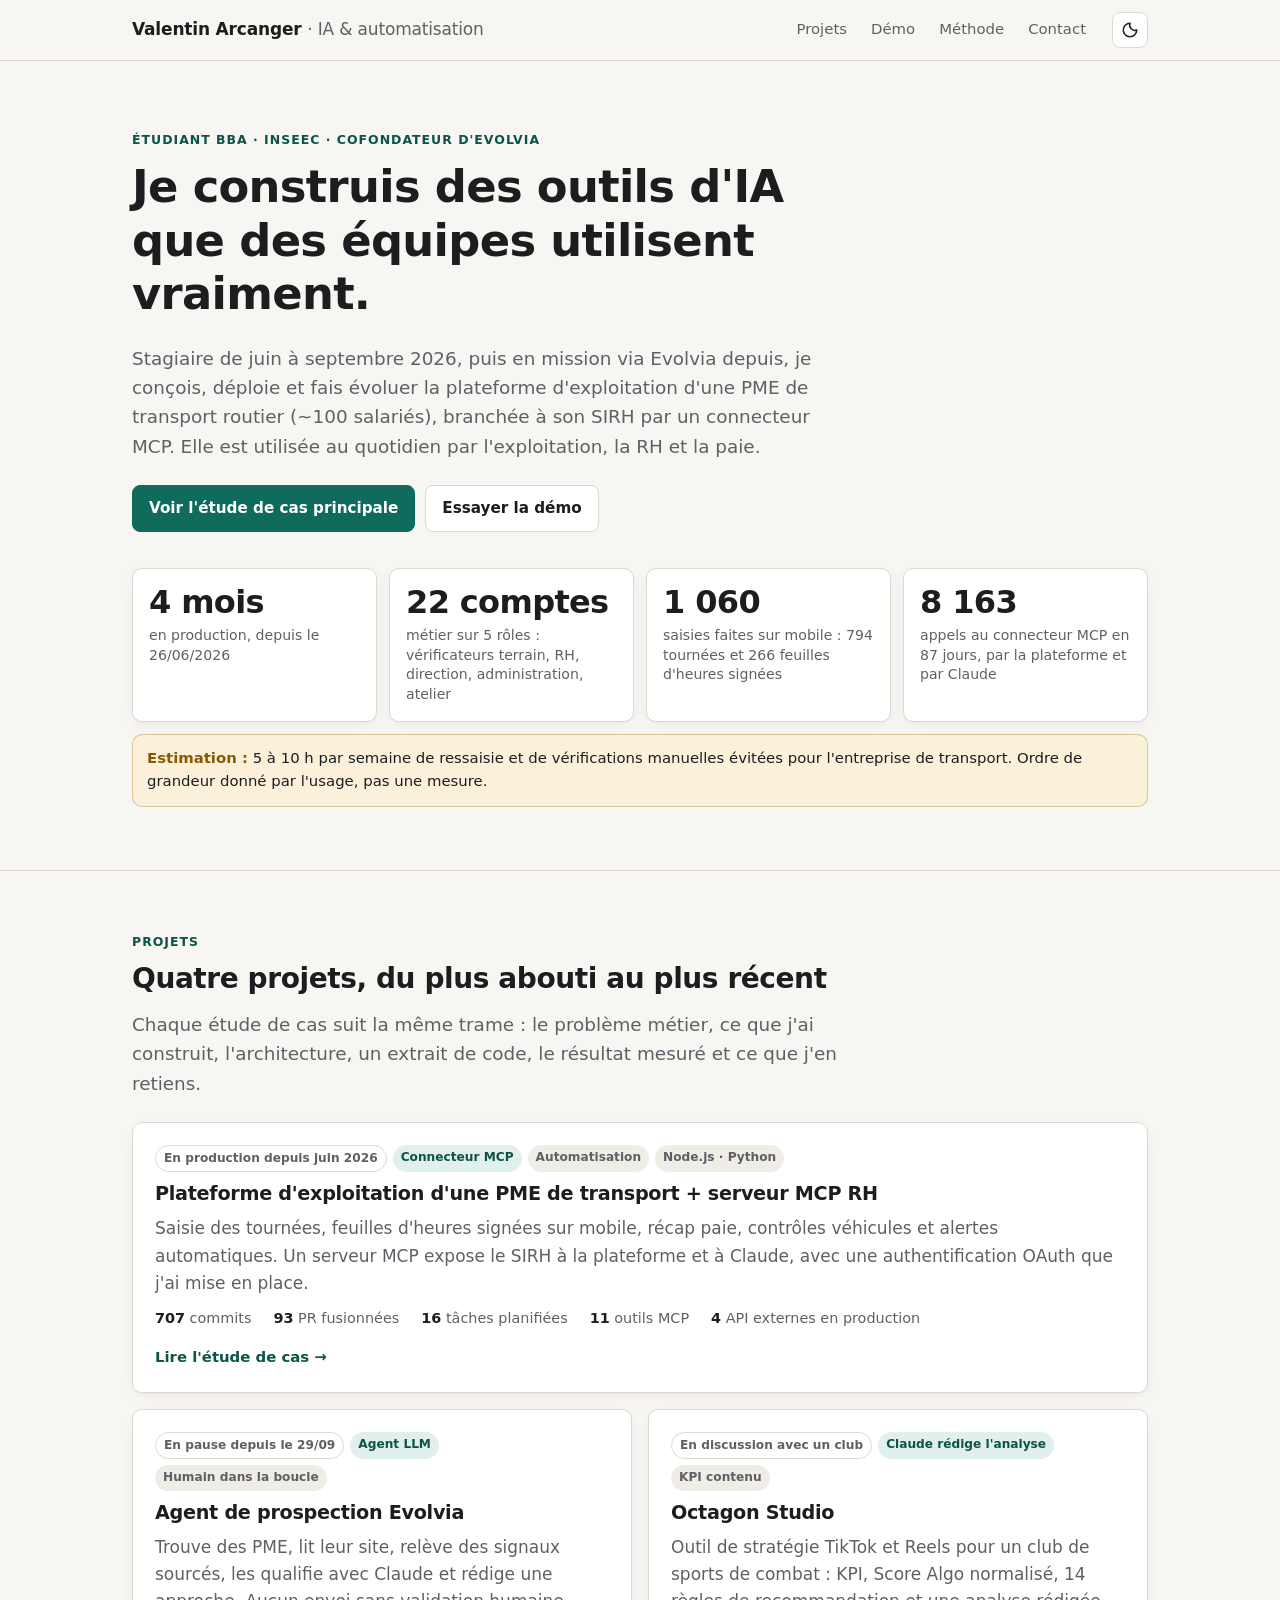
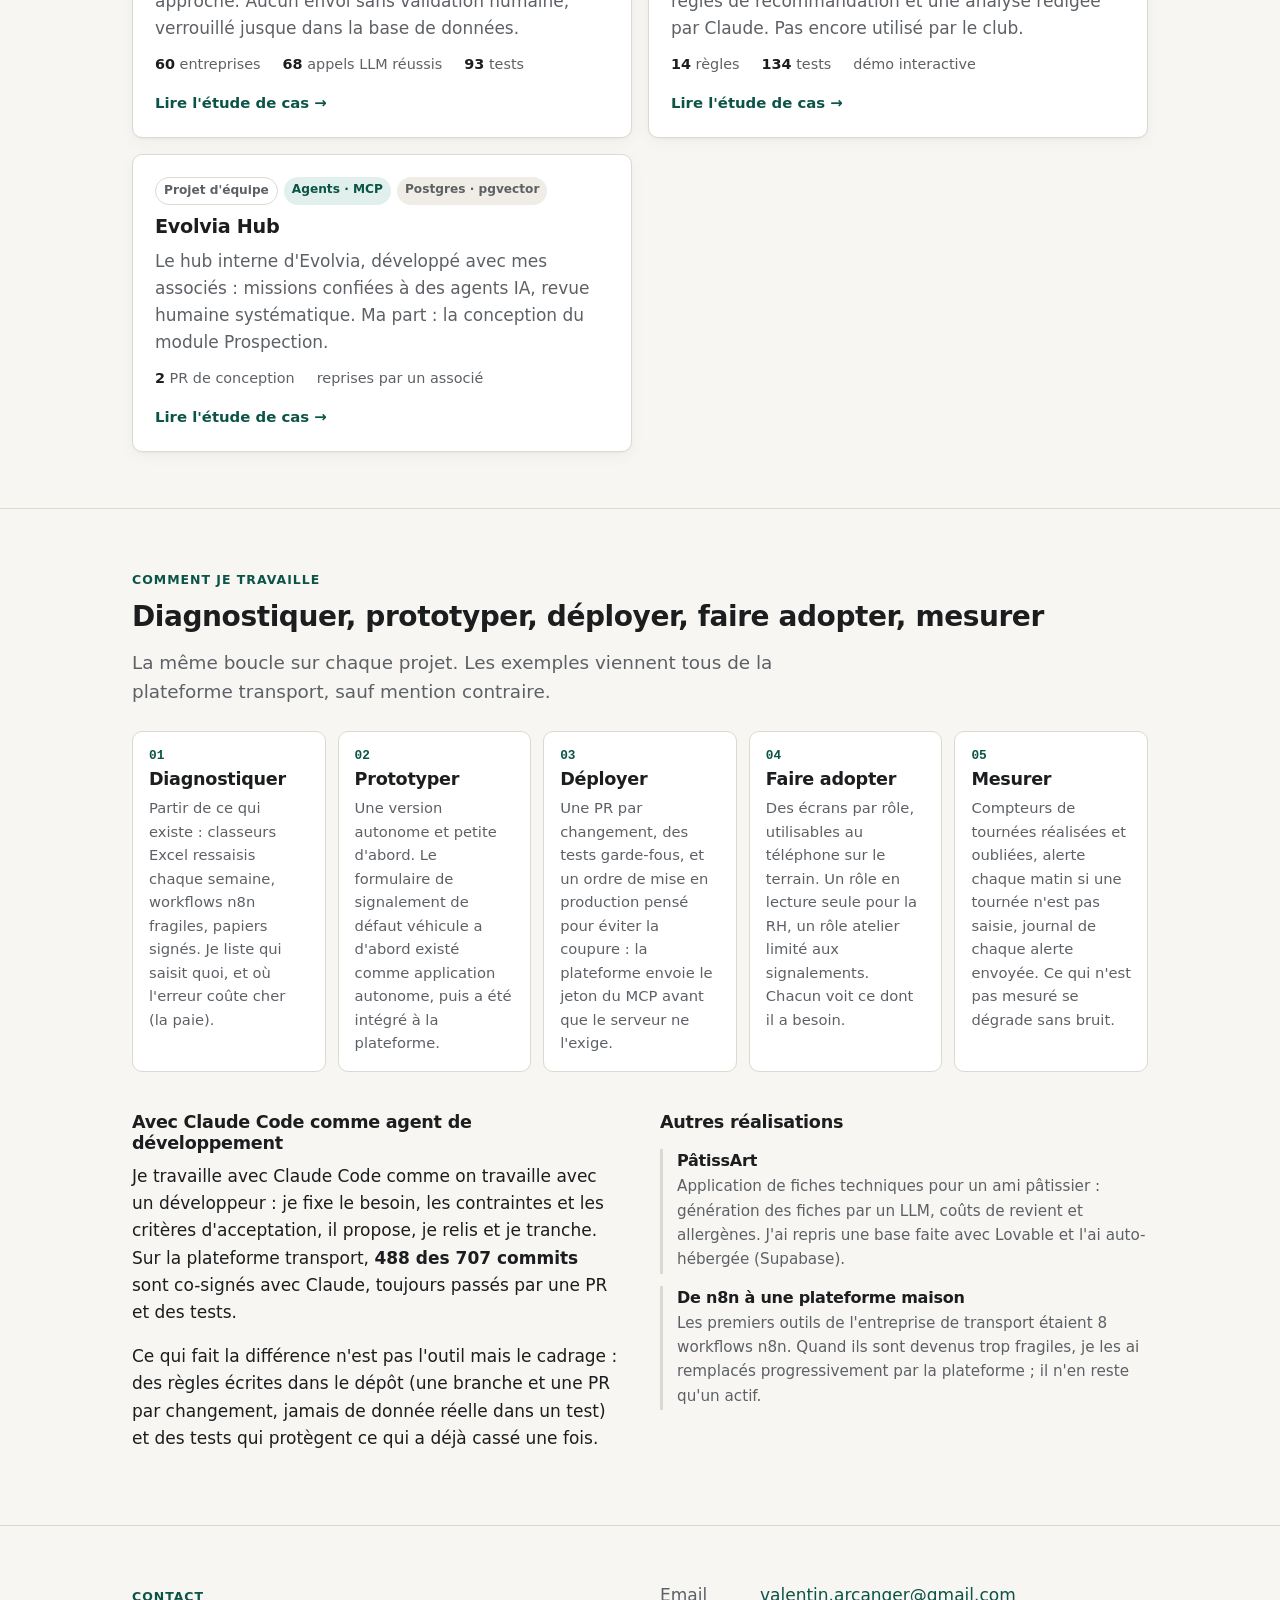
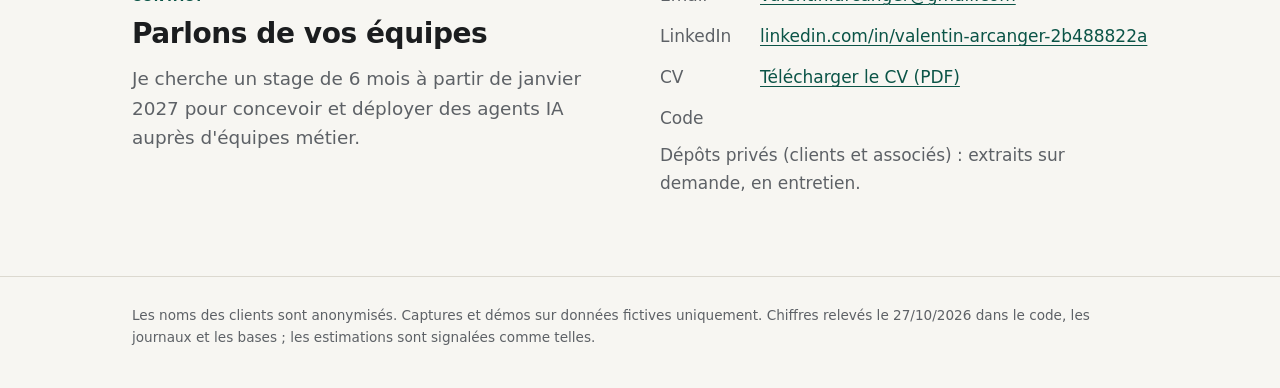
<file: index.html>
<!doctype html>
<html lang="fr">
<head>
<meta charset="utf-8">
<meta name="viewport" content="width=device-width, initial-scale=1">
<title>Valentin Arcanger — Outils IA en production</title>
<meta name="description" content="Je conçois des outils d'IA et d'automatisation que des équipes métier utilisent tous les jours, et je mesure ce qu'ils changent.">
<link rel="icon" href="assets/favicon.svg" type="image/svg+xml">
<link rel="stylesheet" href="assets/style.css">
<script src="assets/theme.js"></script>
</head>
<body>
<header class="site-header">
  <div class="wrap">
    <a class="brand" href="index.html"><b class="full">Valentin Arcanger</b><b class="short">V. Arcanger</b> <span>· IA &amp; automatisation</span></a>
    <nav class="nav" aria-label="Navigation principale">
      <a href="#projets">Projets</a>
      <a href="demo.html">Démo</a>
      <a class="hide-sm" href="#methode">Méthode</a>
      <a href="#contact">Contact</a>
    </nav>
    <button class="theme-btn" type="button" aria-label="Changer de thème"><svg viewBox="0 0 24 24" fill="none" stroke="currentColor" stroke-width="2" stroke-linecap="round" stroke-linejoin="round" aria-hidden="true"><path d="M12 3a9 9 0 1 0 9 9 7 7 0 0 1-9-9z"/></svg></button>
  </div>
</header>

<main>
  <section class="hero">
    <div class="wrap">
      <span class="eyebrow">Étudiant BBA · INSEEC · cofondateur d'Evolvia</span>
      <h1>Je construis des outils d'IA que des équipes utilisent vraiment.</h1>
      <p class="lead">Stagiaire de juin à septembre 2026, puis en mission via Evolvia depuis, je conçois, déploie et fais évoluer la plateforme d'exploitation d'une PME de transport routier (~100 salariés), branchée à son SIRH par un connecteur MCP. Elle est utilisée au quotidien par l'exploitation, la RH et la paie.</p>
      <div class="hero-actions">
        <a class="btn primary" href="transport.html">Voir l'étude de cas principale</a>
        <a class="btn" href="demo.html">Essayer la démo</a>
      </div>

      <div class="stats" aria-label="Chiffres vérifiés">
        <div class="stat"><b>4 mois</b><span>en production, depuis le 26/06/2026</span></div>
        <div class="stat"><b>22 comptes</b><span>métier sur 5 rôles : vérificateurs terrain, RH, direction, administration, atelier</span></div>
        <div class="stat"><b>1 060</b><span>saisies faites sur mobile : 794 tournées et 266 feuilles d'heures signées</span></div>
        <div class="stat"><b>8 163</b><span>appels au connecteur MCP en 87 jours, par la plateforme et par Claude</span></div>
      </div>
      <p class="estimate"><strong>Estimation :</strong> 5 à 10 h par semaine de ressaisie et de vérifications manuelles évitées pour l'entreprise de transport. Ordre de grandeur donné par l'usage, pas une mesure.</p>
    </div>
  </section>

  <section id="projets">
    <div class="wrap">
      <span class="eyebrow">Projets</span>
      <h2>Quatre projets, du plus abouti au plus récent</h2>
      <p class="lead">Chaque étude de cas suit la même trame : le problème métier, ce que j'ai construit, l'architecture, un extrait de code, le résultat mesuré et ce que j'en retiens.</p>

      <div class="projects">
        <a class="card main" href="transport.html">
          <div class="tags"><span class="tag status">En production depuis juin 2026</span><span class="tag ai">Connecteur MCP</span><span class="tag">Automatisation</span><span class="tag">Node.js · Python</span></div>
          <h3>Plateforme d'exploitation d'une PME de transport + serveur MCP RH</h3>
          <p>Saisie des tournées, feuilles d'heures signées sur mobile, récap paie, contrôles véhicules et alertes automatiques. Un serveur MCP expose le SIRH à la plateforme et à Claude, avec une authentification OAuth que j'ai mise en place.</p>
          <div class="card-figures"><span><b>707</b> commits</span><span><b>93</b> PR fusionnées</span><span><b>16</b> tâches planifiées</span><span><b>11</b> outils MCP</span><span><b>4</b> API externes en production</span></div>
          <span class="more">Lire l'étude de cas →</span>
        </a>

        <a class="card" href="prospection.html">
          <div class="tags"><span class="tag status">En pause depuis le 29/09</span><span class="tag ai">Agent LLM</span><span class="tag">Humain dans la boucle</span></div>
          <h3>Agent de prospection Evolvia</h3>
          <p>Trouve des PME, lit leur site, relève des signaux sourcés, les qualifie avec Claude et rédige une approche. Aucun envoi sans validation humaine, verrouillé jusque dans la base de données.</p>
          <div class="card-figures"><span><b>60</b> entreprises</span><span><b>68</b> appels LLM réussis</span><span><b>93</b> tests</span></div>
          <span class="more">Lire l'étude de cas →</span>
        </a>

        <a class="card" href="octagon.html">
          <div class="tags"><span class="tag status">En discussion avec un club</span><span class="tag ai">Claude rédige l'analyse</span><span class="tag">KPI contenu</span></div>
          <h3>Octagon Studio</h3>
          <p>Outil de stratégie TikTok et Reels pour un club de sports de combat : KPI, Score Algo normalisé, 14 règles de recommandation et une analyse rédigée par Claude. Pas encore utilisé par le club.</p>
          <div class="card-figures"><span><b>14</b> règles</span><span><b>134</b> tests</span><span>démo interactive</span></div>
          <span class="more">Lire l'étude de cas →</span>
        </a>

        <a class="card" href="evolvia-hub.html">
          <div class="tags"><span class="tag status">Projet d'équipe</span><span class="tag ai">Agents · MCP</span><span class="tag">Postgres · pgvector</span></div>
          <h3>Evolvia Hub</h3>
          <p>Le hub interne d'Evolvia, développé avec mes associés : missions confiées à des agents IA, revue humaine systématique. Ma part : la conception du module Prospection.</p>
          <div class="card-figures"><span><b>2</b> PR de conception</span><span>reprises par un associé</span></div>
          <span class="more">Lire l'étude de cas →</span>
        </a>
      </div>
    </div>
  </section>

  <section id="methode">
    <div class="wrap">
      <span class="eyebrow">Comment je travaille</span>
      <h2>Diagnostiquer, prototyper, déployer, faire adopter, mesurer</h2>
      <p class="lead">La même boucle sur chaque projet. Les exemples viennent tous de la plateforme transport, sauf mention contraire.</p>
      <div class="steps">
        <div class="step"><h3>Diagnostiquer</h3><p>Partir de ce qui existe : classeurs Excel ressaisis chaque semaine, workflows n8n fragiles, papiers signés. Je liste qui saisit quoi, et où l'erreur coûte cher (la paie).</p></div>
        <div class="step"><h3>Prototyper</h3><p>Une version autonome et petite d'abord. Le formulaire de signalement de défaut véhicule a d'abord existé comme application autonome, puis a été intégré à la plateforme.</p></div>
        <div class="step"><h3>Déployer</h3><p>Une PR par changement, des tests garde-fous, et un ordre de mise en production pensé pour éviter la coupure : la plateforme envoie le jeton du MCP avant que le serveur ne l'exige.</p></div>
        <div class="step"><h3>Faire adopter</h3><p>Des écrans par rôle, utilisables au téléphone sur le terrain. Un rôle en lecture seule pour la RH, un rôle atelier limité aux signalements. Chacun voit ce dont il a besoin.</p></div>
        <div class="step"><h3>Mesurer</h3><p>Compteurs de tournées réalisées et oubliées, alerte chaque matin si une tournée n'est pas saisie, journal de chaque alerte envoyée. Ce qui n'est pas mesuré se dégrade sans bruit.</p></div>
      </div>

      <div class="split" style="margin-top:40px">
        <div class="prose">
          <h3>Avec Claude Code comme agent de développement</h3>
          <p>Je travaille avec Claude Code comme on travaille avec un développeur : je fixe le besoin, les contraintes et les critères d'acceptation, il propose, je relis et je tranche. Sur la plateforme transport, <b>488 des 707 commits</b> sont co-signés avec Claude, toujours passés par une PR et des tests.</p>
          <p>Ce qui fait la différence n'est pas l'outil mais le cadrage : des règles écrites dans le dépôt (une branche et une PR par changement, jamais de donnée réelle dans un test) et des tests qui protègent ce qui a déjà cassé une fois.</p>
        </div>
        <div class="prose">
          <h3>Autres réalisations</h3>
          <div class="others">
            <div class="other">
              <h3>PâtissArt</h3>
              <p>Application de fiches techniques pour un ami pâtissier : génération des fiches par un LLM, coûts de revient et allergènes. J'ai repris une base faite avec Lovable et l'ai auto-hébergée (Supabase).</p>
            </div>
            <div class="other">
              <h3>De n8n à une plateforme maison</h3>
              <p>Les premiers outils de l'entreprise de transport étaient 8 workflows n8n. Quand ils sont devenus trop fragiles, je les ai remplacés progressivement par la plateforme ; il n'en reste qu'un actif.</p>
            </div>
          </div>
        </div>
      </div>
    </div>
  </section>

  <section id="contact">
    <div class="wrap split">
      <div>
        <span class="eyebrow">Contact</span>
        <h2>Parlons de vos équipes</h2>
        <p class="lead">Je cherche un stage de 6 mois à partir de janvier 2027 pour concevoir et déployer des agents IA auprès d'équipes métier.</p>
      </div>
      <ul class="contact-list">
        <li><span class="k">Email</span><a href="mailto:valentin.arcanger@gmail.com">valentin.arcanger@gmail.com</a></li>
        <li><span class="k">LinkedIn</span><a href="https://www.linkedin.com/in/valentin-arcanger-2b488822a" rel="noopener">linkedin.com/in/valentin-arcanger-2b488822a</a></li>
        <li><span class="k">CV</span><a href="cv.pdf" type="application/pdf">Télécharger le CV (PDF)</a></li>
        <li><span class="k">Code</span><span class="muted">Dépôts privés (clients et associés) : extraits sur demande, en entretien.</span></li>
      </ul>
    </div>
  </section>
</main>

<footer class="site-footer">
  <div class="wrap">Les noms des clients sont anonymisés. Captures et démos sur données fictives uniquement. Chiffres relevés le 27/10/2026 dans le code, les journaux et les bases ; les estimations sont signalées comme telles.</div>
</footer>
</body>
</html>
</file>
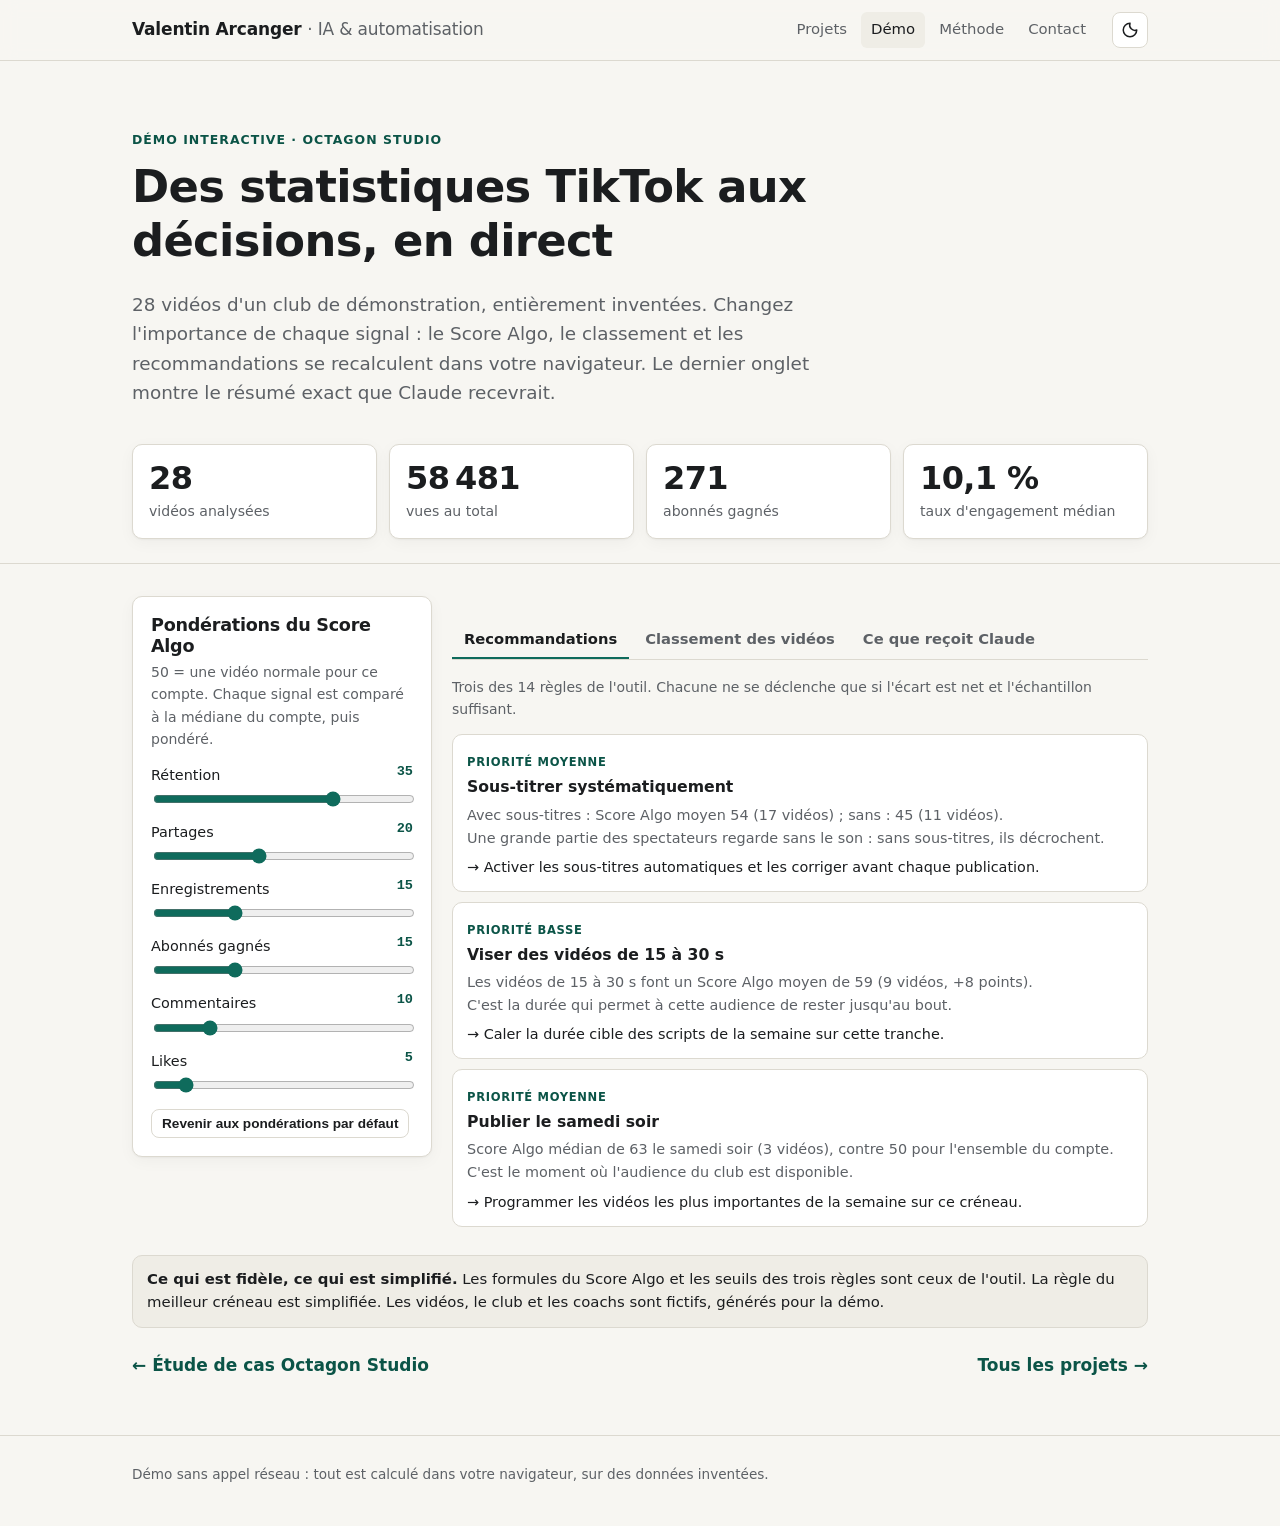
<file: demo.html>
<!doctype html>
<html lang="fr">
<head>
<meta charset="utf-8">
<meta name="viewport" content="width=device-width, initial-scale=1">
<title>Démo Score Algo — Valentin Arcanger</title>
<meta name="description" content="Démo interactive d'Octagon Studio : Score Algo, recommandations et résumé envoyé à Claude, sur des données fictives.">
<link rel="icon" href="assets/favicon.svg" type="image/svg+xml">
<link rel="stylesheet" href="assets/style.css">
<script src="assets/theme.js"></script>
<script src="assets/demo.js" defer></script>
</head>
<body>
<header class="site-header">
  <div class="wrap">
    <a class="brand" href="index.html"><b class="full">Valentin Arcanger</b><b class="short">V. Arcanger</b> <span>· IA &amp; automatisation</span></a>
    <nav class="nav" aria-label="Navigation principale">
      <a href="index.html#projets">Projets</a>
      <a href="demo.html" aria-current="page">Démo</a>
      <a class="hide-sm" href="index.html#methode">Méthode</a>
      <a href="index.html#contact">Contact</a>
    </nav>
    <button class="theme-btn" type="button" aria-label="Changer de thème"><svg viewBox="0 0 24 24" fill="none" stroke="currentColor" stroke-width="2" stroke-linecap="round" stroke-linejoin="round" aria-hidden="true"><path d="M12 3a9 9 0 1 0 9 9 7 7 0 0 1-9-9z"/></svg></button>
  </div>
</header>

<main>
  <section class="hero" style="padding-bottom:24px">
    <div class="wrap">
      <span class="eyebrow">Démo interactive · Octagon Studio</span>
      <h1>Des statistiques TikTok aux décisions, en direct</h1>
      <p class="lead">28 vidéos d'un club de démonstration, entièrement inventées. Changez l'importance de chaque signal : le Score Algo, le classement et les recommandations se recalculent dans votre navigateur. Le dernier onglet montre le résumé exact que Claude recevrait.</p>
      <div class="stats">
        <div class="stat"><b id="k-videos">–</b><span>vidéos analysées</span></div>
        <div class="stat"><b id="k-views">–</b><span>vues au total</span></div>
        <div class="stat"><b id="k-followers">–</b><span>abonnés gagnés</span></div>
        <div class="stat"><b id="k-engagement">–</b><span>taux d'engagement médian</span></div>
      </div>
    </div>
  </section>

  <section style="padding-top:8px">
    <div class="wrap">
      <div class="demo-grid">
        <aside class="panel">
          <h3>Pondérations du Score Algo</h3>
          <p class="small muted">50 = une vidéo normale pour ce compte. Chaque signal est comparé à la médiane du compte, puis pondéré.</p>
          <div class="weights" id="weights"></div>
          <button class="btn btn-small" id="reset" type="button">Revenir aux pondérations par défaut</button>
        </aside>

        <div>
          <div class="tabs" role="tablist" aria-label="Vues de la démo">
            <button role="tab" id="t-recos" aria-controls="p-recos" aria-selected="true">Recommandations</button>
            <button role="tab" id="t-videos" aria-controls="p-videos" aria-selected="false">Classement des vidéos</button>
            <button role="tab" id="t-claude" aria-controls="p-claude" aria-selected="false">Ce que reçoit Claude</button>
          </div>

          <div class="tabpanel" role="tabpanel" id="p-recos" aria-labelledby="t-recos">
            <p class="small muted">Trois des 14 règles de l'outil. Chacune ne se déclenche que si l'écart est net et l'échantillon suffisant.</p>
            <div class="recos" id="recos"></div>
          </div>

          <div class="tabpanel" role="tabpanel" id="p-videos" aria-labelledby="t-videos" hidden>
            <div class="table-wrap">
              <table>
                <thead><tr><th class="num">#</th><th>Vidéo</th><th>Pilier</th><th>Durée</th><th>Sous-titres</th><th>Publication</th><th class="num">Vues</th><th class="num">Rétention</th><th class="num">Score</th></tr></thead>
                <tbody id="rows"></tbody>
              </table>
            </div>
          </div>

          <div class="tabpanel" role="tabpanel" id="p-claude" aria-labelledby="t-claude" hidden>
            <p class="small">Dans l'outil, Claude rédige l'analyse à partir de ce résumé. Il ne reçoit aucune donnée brute et ne calcule aucun chiffre : tout ce qui suit est produit par le code.</p>
            <pre class="code json" id="digest"></pre>
            <h3 style="margin-top:20px">Texte de repli, sans IA</h3>
            <p class="small muted">Cette page n'appelle pas l'API de Claude. Voici ce que l'outil affiche quand l'IA n'est pas disponible : le même contenu, mis en phrases par des règles.</p>
            <pre class="code" id="fallback" style="white-space:pre-wrap"></pre>
          </div>
        </div>
      </div>

      <p class="note" style="margin-top:28px"><strong>Ce qui est fidèle, ce qui est simplifié.</strong> Les formules du Score Algo et les seuils des trois règles sont ceux de l'outil. La règle du meilleur créneau est simplifiée. Les vidéos, le club et les coachs sont fictifs, générés pour la démo.</p>
      <div class="case-nav" style="margin-top:24px">
        <a href="octagon.html">← Étude de cas Octagon Studio</a>
        <a href="index.html#projets">Tous les projets →</a>
      </div>
    </div>
  </section>
</main>

<footer class="site-footer">
  <div class="wrap">Démo sans appel réseau : tout est calculé dans votre navigateur, sur des données inventées.</div>
</footer>
</body>
</html>
</file>
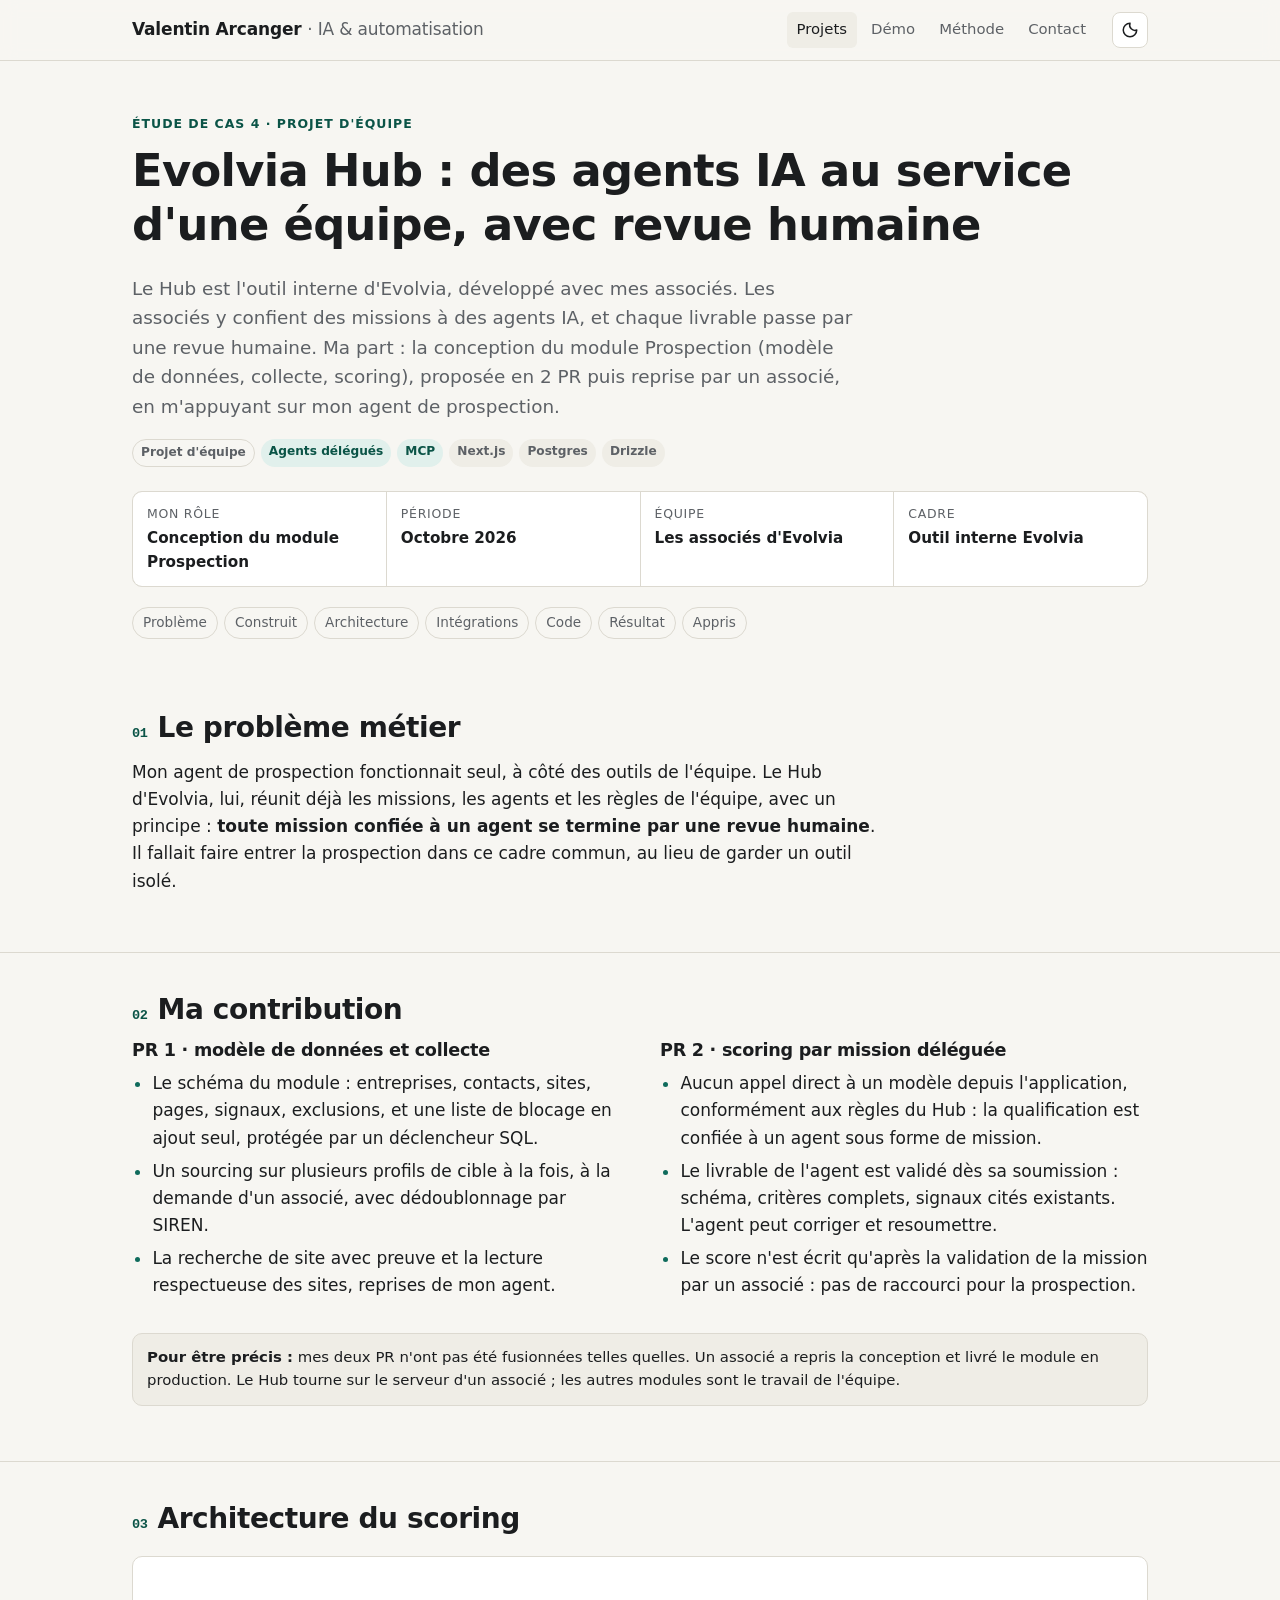
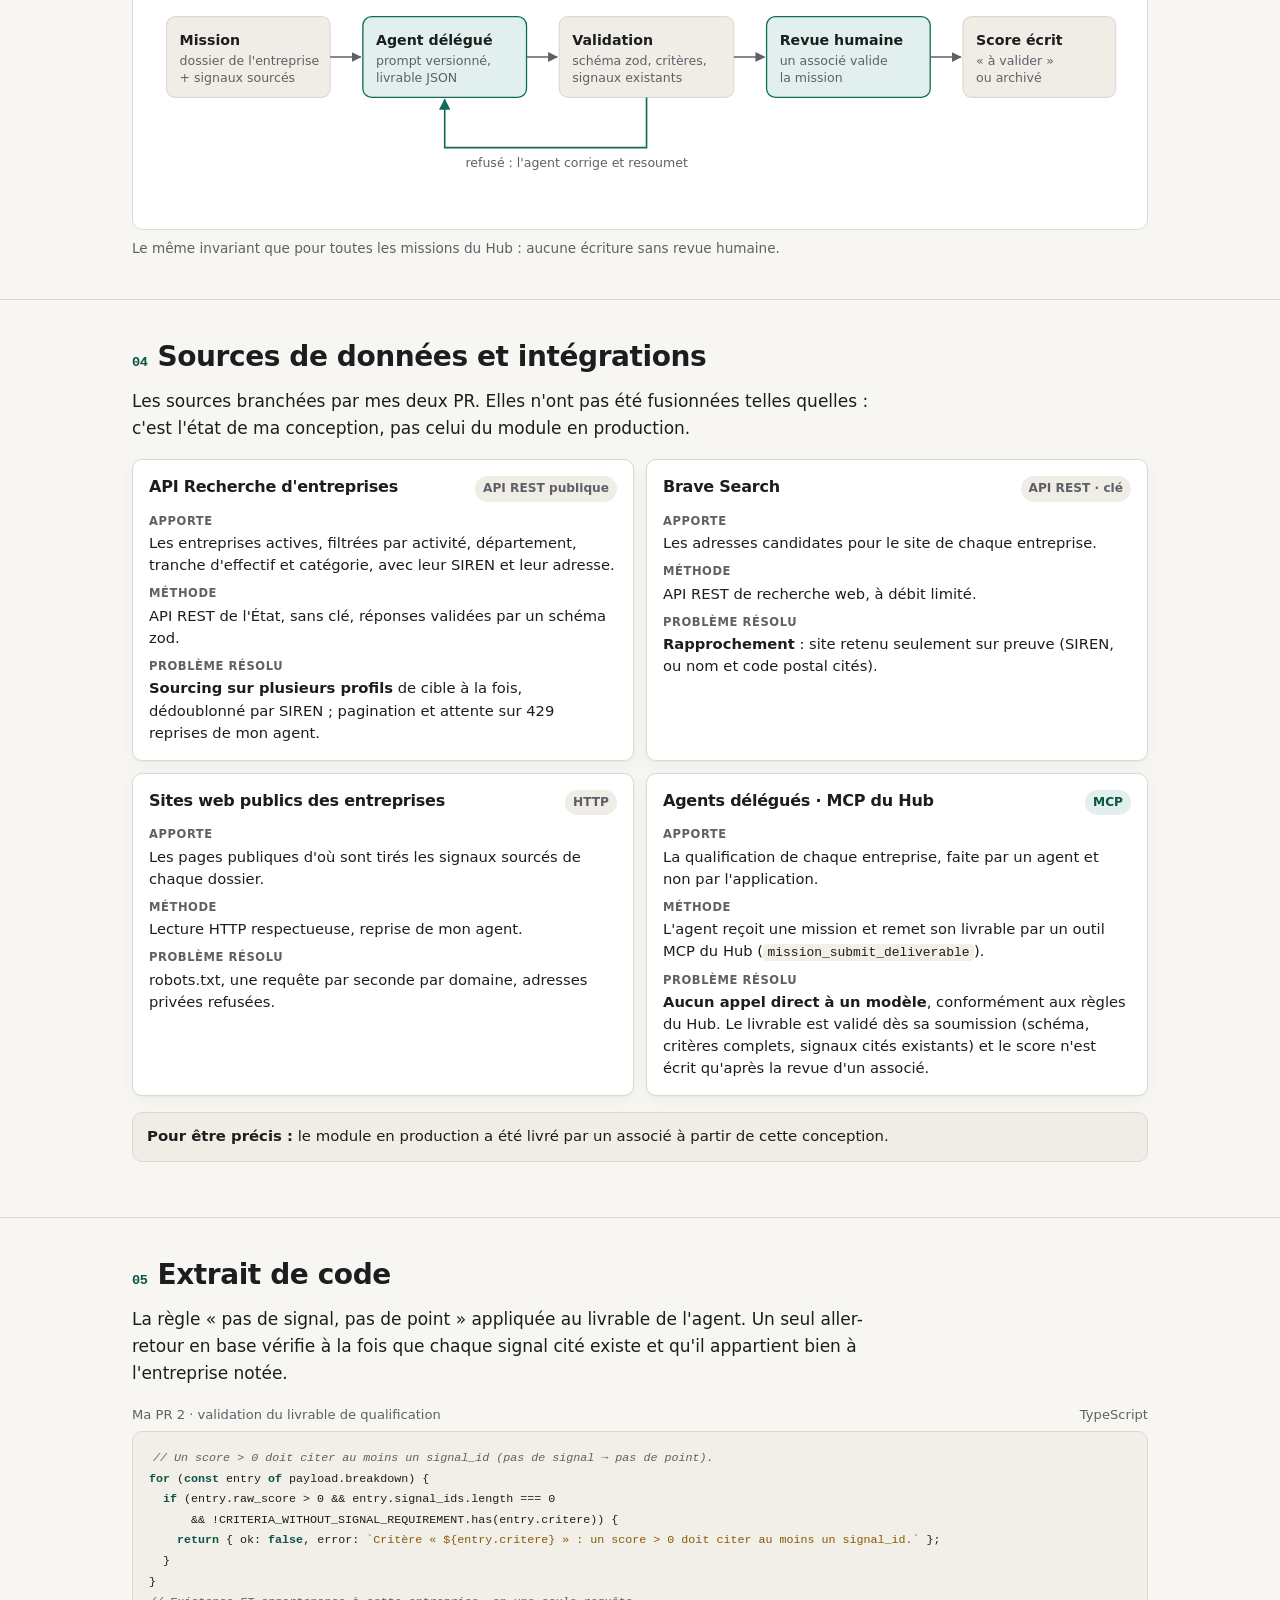
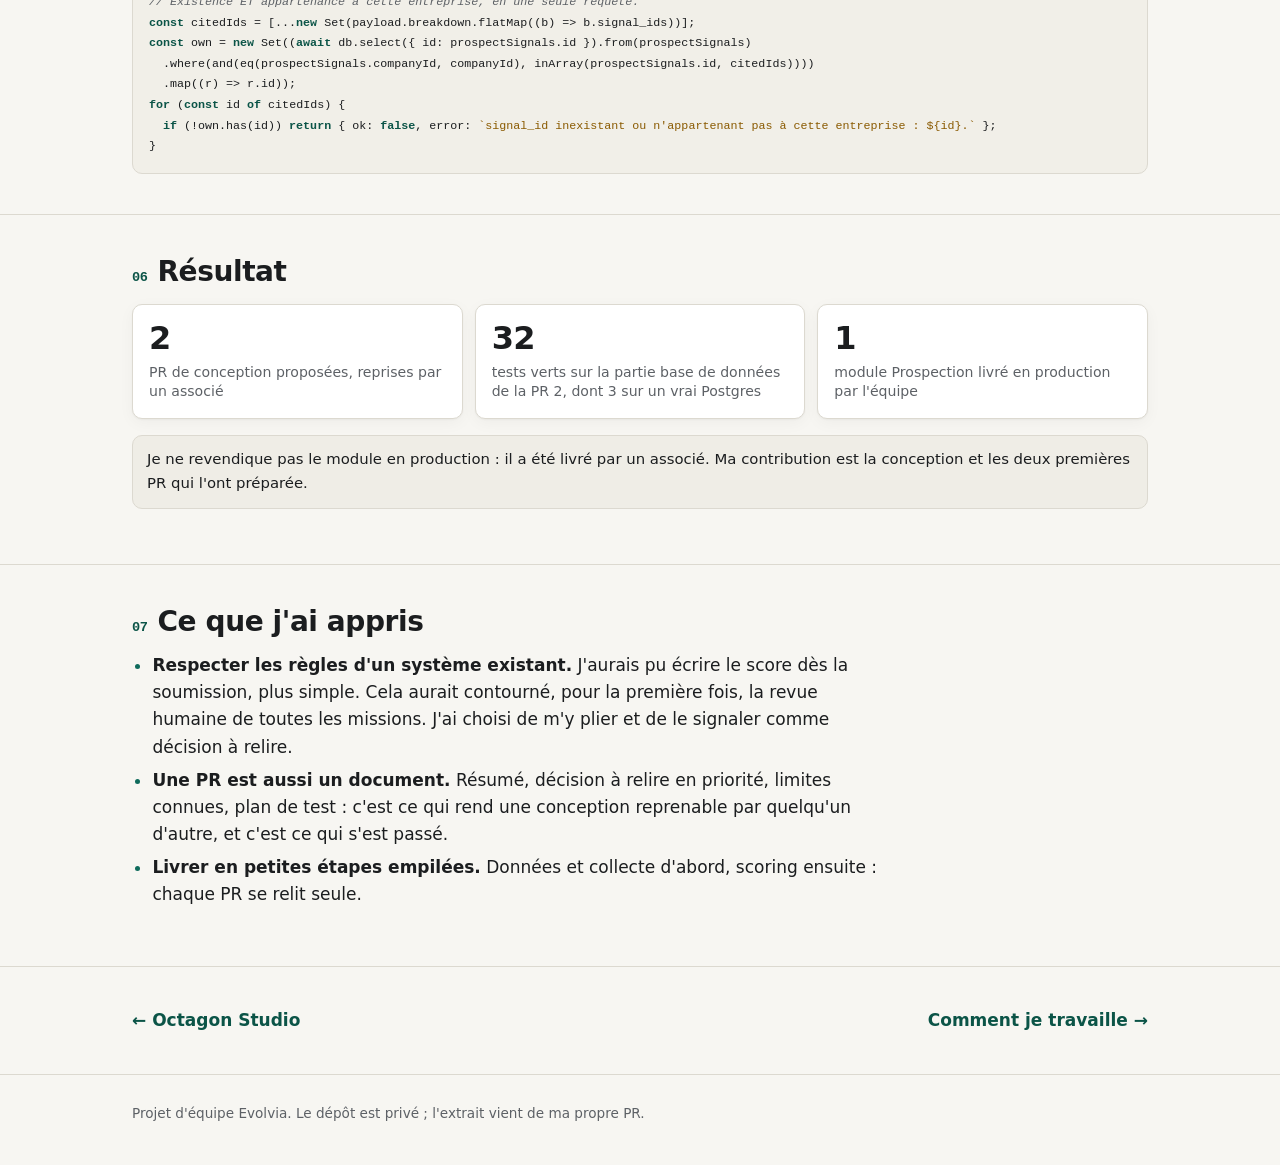
<file: evolvia-hub.html>
<!doctype html>
<html lang="fr">
<head>
<meta charset="utf-8">
<meta name="viewport" content="width=device-width, initial-scale=1">
<title>Evolvia Hub — Valentin Arcanger</title>
<meta name="description" content="Étude de cas : le hub interne d'Evolvia, projet d'équipe ; conception du module Prospection.">
<link rel="icon" href="assets/favicon.svg" type="image/svg+xml">
<link rel="stylesheet" href="assets/style.css">
<script src="assets/theme.js"></script>
</head>
<body>
<header class="site-header">
  <div class="wrap">
    <a class="brand" href="index.html"><b class="full">Valentin Arcanger</b><b class="short">V. Arcanger</b> <span>· IA &amp; automatisation</span></a>
    <nav class="nav" aria-label="Navigation principale">
      <a href="index.html#projets" aria-current="page">Projets</a>
      <a href="demo.html">Démo</a>
      <a class="hide-sm" href="index.html#methode">Méthode</a>
      <a href="index.html#contact">Contact</a>
    </nav>
    <button class="theme-btn" type="button" aria-label="Changer de thème"><svg viewBox="0 0 24 24" fill="none" stroke="currentColor" stroke-width="2" stroke-linecap="round" stroke-linejoin="round" aria-hidden="true"><path d="M12 3a9 9 0 1 0 9 9 7 7 0 0 1-9-9z"/></svg></button>
  </div>
</header>

<main class="case">
  <div class="wrap">
    <div class="case-hero">
      <span class="eyebrow">Étude de cas 4 · projet d'équipe</span>
      <h1>Evolvia Hub : des agents IA au service d'une équipe, avec revue humaine</h1>
      <p class="lead">Le Hub est l'outil interne d'Evolvia, développé avec mes associés. Les associés y confient des missions à des agents IA, et chaque livrable passe par une revue humaine. Ma part : la conception du module Prospection (modèle de données, collecte, scoring), proposée en 2 PR puis reprise par un associé, en m'appuyant sur mon agent de prospection.</p>
      <div class="tags"><span class="tag status">Projet d'équipe</span><span class="tag ai">Agents délégués</span><span class="tag ai">MCP</span><span class="tag">Next.js</span><span class="tag">Postgres</span><span class="tag">Drizzle</span></div>
      <dl class="facts">
        <div><dt>Mon rôle</dt><dd>Conception du module Prospection</dd></div>
        <div><dt>Période</dt><dd>Octobre 2026</dd></div>
        <div><dt>Équipe</dt><dd>Les associés d'Evolvia</dd></div>
        <div><dt>Cadre</dt><dd>Outil interne Evolvia</dd></div>
      </dl>
      <nav class="toc" aria-label="Sommaire">
        <a href="#probleme">Problème</a><a href="#construit">Construit</a><a href="#architecture">Architecture</a><a href="#integrations">Intégrations</a><a href="#code">Code</a><a href="#resultat">Résultat</a><a href="#appris">Appris</a>
      </nav>
    </div>
  </div>

  <section id="probleme">
    <div class="wrap prose">
      <h2><span class="n">01</span>Le problème métier</h2>
      <p>Mon agent de prospection fonctionnait seul, à côté des outils de l'équipe. Le Hub d'Evolvia, lui, réunit déjà les missions, les agents et les règles de l'équipe, avec un principe : <b>toute mission confiée à un agent se termine par une revue humaine</b>. Il fallait faire entrer la prospection dans ce cadre commun, au lieu de garder un outil isolé.</p>
    </div>
  </section>

  <section id="construit">
    <div class="wrap">
      <h2><span class="n">02</span>Ma contribution</h2>
      <div class="split">
        <div class="prose">
          <h3>PR 1 · modèle de données et collecte</h3>
          <ul>
            <li>Le schéma du module : entreprises, contacts, sites, pages, signaux, exclusions, et une liste de blocage en ajout seul, protégée par un déclencheur SQL.</li>
            <li>Un sourcing sur plusieurs profils de cible à la fois, à la demande d'un associé, avec dédoublonnage par SIREN.</li>
            <li>La recherche de site avec preuve et la lecture respectueuse des sites, reprises de mon agent.</li>
          </ul>
        </div>
        <div class="prose">
          <h3>PR 2 · scoring par mission déléguée</h3>
          <ul>
            <li>Aucun appel direct à un modèle depuis l'application, conformément aux règles du Hub : la qualification est confiée à un agent sous forme de mission.</li>
            <li>Le livrable de l'agent est validé dès sa soumission : schéma, critères complets, signaux cités existants. L'agent peut corriger et resoumettre.</li>
            <li>Le score n'est écrit qu'après la validation de la mission par un associé : pas de raccourci pour la prospection.</li>
          </ul>
        </div>
      </div>
      <p class="note"><strong>Pour être précis :</strong> mes deux PR n'ont pas été fusionnées telles quelles. Un associé a repris la conception et livré le module en production. Le Hub tourne sur le serveur d'un associé ; les autres modules sont le travail de l'équipe.</p>
    </div>
  </section>

  <section id="architecture">
    <div class="wrap">
      <h2><span class="n">03</span>Architecture du scoring</h2>
      <figure>
        <div class="diagram">
          <svg viewBox="0 0 900 220" role="img" aria-labelledby="ha-t ha-d">
            <title id="ha-t">Scoring par mission déléguée</title>
            <desc id="ha-d">Le Hub crée une mission de qualification, un agent soumet un livrable JSON, le Hub le valide, un associé relit la mission, et seulement alors le score est écrit.</desc>
            <defs>
              <marker id="dh" viewBox="0 0 10 10" refX="9" refY="5" markerWidth="7" markerHeight="7" orient="auto"><path class="head" d="M0 0 L10 5 L0 10 z"/></marker>
              <marker id="dha" viewBox="0 0 10 10" refX="9" refY="5" markerWidth="7" markerHeight="7" orient="auto"><path class="head-accent" d="M0 0 L10 5 L0 10 z"/></marker>
            </defs>
            <rect class="box" x="16" y="40" width="150" height="74" rx="8"/><text x="28" y="66" class="t-head">Mission</text><text x="28" y="84" class="t-muted">dossier de l'entreprise</text><text x="28" y="100" class="t-muted">+ signaux sourcés</text>
            <rect class="box-accent" x="196" y="40" width="150" height="74" rx="8"/><text x="208" y="66" class="t-head">Agent délégué</text><text x="208" y="84" class="t-muted">prompt versionné,</text><text x="208" y="100" class="t-muted">livrable JSON</text>
            <rect class="box" x="376" y="40" width="160" height="74" rx="8"/><text x="388" y="66" class="t-head">Validation</text><text x="388" y="84" class="t-muted">schéma zod, critères,</text><text x="388" y="100" class="t-muted">signaux existants</text>
            <rect class="box-accent" x="566" y="40" width="150" height="74" rx="8"/><text x="578" y="66" class="t-head">Revue humaine</text><text x="578" y="84" class="t-muted">un associé valide</text><text x="578" y="100" class="t-muted">la mission</text>
            <rect class="box" x="746" y="40" width="140" height="74" rx="8"/><text x="758" y="66" class="t-head">Score écrit</text><text x="758" y="84" class="t-muted">« à valider »</text><text x="758" y="100" class="t-muted">ou archivé</text>
            <path class="arrow" d="M166 77 H194" marker-end="url(#dh)"/>
            <path class="arrow" d="M346 77 H374" marker-end="url(#dh)"/>
            <path class="arrow" d="M536 77 H564" marker-end="url(#dh)"/>
            <path class="arrow" d="M716 77 H744" marker-end="url(#dh)"/>
            <path class="arrow-accent" d="M456 114 V160 H271 V116" marker-end="url(#dha)"/>
            <text x="290" y="178" class="t-muted">refusé : l'agent corrige et resoumet</text>
          </svg>
        </div>
        <figcaption>Le même invariant que pour toutes les missions du Hub : aucune écriture sans revue humaine.</figcaption>
      </figure>
    </div>
  </section>

  <section id="integrations">
    <div class="wrap">
      <h2><span class="n">04</span>Sources de données et intégrations</h2>
      <div class="prose">
        <p>Les sources branchées par mes deux PR. Elles n'ont pas été fusionnées telles quelles : c'est l'état de ma conception, pas celui du module en production.</p>
      </div>
      <div class="integrations">
        <article class="integ">
          <div class="integ-head"><h3>API Recherche d'entreprises</h3><span class="tag">API REST publique</span></div>
          <dl>
            <div><dt>Apporte</dt><dd>Les entreprises actives, filtrées par activité, département, tranche d'effectif et catégorie, avec leur SIREN et leur adresse.</dd></div>
            <div><dt>Méthode</dt><dd>API REST de l'État, sans clé, réponses validées par un schéma zod.</dd></div>
            <div><dt>Problème résolu</dt><dd><b>Sourcing sur plusieurs profils</b> de cible à la fois, dédoublonné par SIREN ; pagination et attente sur 429 reprises de mon agent.</dd></div>
          </dl>
        </article>
        <article class="integ">
          <div class="integ-head"><h3>Brave Search</h3><span class="tag">API REST · clé</span></div>
          <dl>
            <div><dt>Apporte</dt><dd>Les adresses candidates pour le site de chaque entreprise.</dd></div>
            <div><dt>Méthode</dt><dd>API REST de recherche web, à débit limité.</dd></div>
            <div><dt>Problème résolu</dt><dd><b>Rapprochement</b> : site retenu seulement sur preuve (SIREN, ou nom et code postal cités).</dd></div>
          </dl>
        </article>
        <article class="integ">
          <div class="integ-head"><h3>Sites web publics des entreprises</h3><span class="tag">HTTP</span></div>
          <dl>
            <div><dt>Apporte</dt><dd>Les pages publiques d'où sont tirés les signaux sourcés de chaque dossier.</dd></div>
            <div><dt>Méthode</dt><dd>Lecture HTTP respectueuse, reprise de mon agent.</dd></div>
            <div><dt>Problème résolu</dt><dd>robots.txt, une requête par seconde par domaine, adresses privées refusées.</dd></div>
          </dl>
        </article>
        <article class="integ">
          <div class="integ-head"><h3>Agents délégués · MCP du Hub</h3><span class="tag ai">MCP</span></div>
          <dl>
            <div><dt>Apporte</dt><dd>La qualification de chaque entreprise, faite par un agent et non par l'application.</dd></div>
            <div><dt>Méthode</dt><dd>L'agent reçoit une mission et remet son livrable par un outil MCP du Hub (<code>mission_submit_deliverable</code>).</dd></div>
            <div><dt>Problème résolu</dt><dd><b>Aucun appel direct à un modèle</b>, conformément aux règles du Hub. Le livrable est validé dès sa soumission (schéma, critères complets, signaux cités existants) et le score n'est écrit qu'après la revue d'un associé.</dd></div>
          </dl>
        </article>
      </div>
      <p class="note"><strong>Pour être précis :</strong> le module en production a été livré par un associé à partir de cette conception.</p>
    </div>
  </section>

  <section id="code">
    <div class="wrap">
      <h2><span class="n">05</span>Extrait de code</h2>
      <div class="prose"><p>La règle « pas de signal, pas de point » appliquée au livrable de l'agent. Un seul aller-retour en base vérifie à la fois que chaque signal cité existe et qu'il appartient bien à l'entreprise notée.</p></div>
      <div class="code-head"><span>Ma PR 2 · validation du livrable de qualification</span><span>TypeScript</span></div>
<pre class="code"><code><span class="c">// Un score > 0 doit citer au moins un signal_id (pas de signal → pas de point).</span>
<span class="k">for</span> (<span class="k">const</span> entry <span class="k">of</span> payload.breakdown) {
  <span class="k">if</span> (entry.raw_score &gt; 0 &amp;&amp; entry.signal_ids.length === 0
      &amp;&amp; !CRITERIA_WITHOUT_SIGNAL_REQUIREMENT.has(entry.critere)) {
    <span class="k">return</span> { ok: <span class="k">false</span>, error: <span class="s">`Critère « ${entry.critere} » : un score &gt; 0 doit citer au moins un signal_id.`</span> };
  }
}
<span class="c">// Existence ET appartenance à cette entreprise, en une seule requête.</span>
<span class="k">const</span> citedIds = [...<span class="k">new</span> Set(payload.breakdown.flatMap((b) =&gt; b.signal_ids))];
<span class="k">const</span> own = <span class="k">new</span> Set((<span class="k">await</span> db.select({ id: prospectSignals.id }).from(prospectSignals)
  .where(and(eq(prospectSignals.companyId, companyId), inArray(prospectSignals.id, citedIds))))
  .map((r) =&gt; r.id));
<span class="k">for</span> (<span class="k">const</span> id <span class="k">of</span> citedIds) {
  <span class="k">if</span> (!own.has(id)) <span class="k">return</span> { ok: <span class="k">false</span>, error: <span class="s">`signal_id inexistant ou n'appartenant pas à cette entreprise : ${id}.`</span> };
}</code></pre>
    </div>
  </section>

  <section id="resultat">
    <div class="wrap">
      <h2><span class="n">06</span>Résultat</h2>
      <div class="results">
        <div class="stat"><b>2</b><span>PR de conception proposées, reprises par un associé</span></div>
        <div class="stat"><b>32</b><span>tests verts sur la partie base de données de la PR 2, dont 3 sur un vrai Postgres</span></div>
        <div class="stat"><b>1</b><span>module Prospection livré en production par l'équipe</span></div>
      </div>
      <p class="note">Je ne revendique pas le module en production : il a été livré par un associé. Ma contribution est la conception et les deux premières PR qui l'ont préparée.</p>
    </div>
  </section>

  <section id="appris">
    <div class="wrap prose">
      <h2><span class="n">07</span>Ce que j'ai appris</h2>
      <ul>
        <li><b>Respecter les règles d'un système existant.</b> J'aurais pu écrire le score dès la soumission, plus simple. Cela aurait contourné, pour la première fois, la revue humaine de toutes les missions. J'ai choisi de m'y plier et de le signaler comme décision à relire.</li>
        <li><b>Une PR est aussi un document.</b> Résumé, décision à relire en priorité, limites connues, plan de test : c'est ce qui rend une conception reprenable par quelqu'un d'autre, et c'est ce qui s'est passé.</li>
        <li><b>Livrer en petites étapes empilées.</b> Données et collecte d'abord, scoring ensuite : chaque PR se relit seule.</li>
      </ul>
    </div>
  </section>

  <section>
    <div class="wrap case-nav">
      <a href="octagon.html">← Octagon Studio</a>
      <a href="index.html#methode">Comment je travaille →</a>
    </div>
  </section>
</main>

<footer class="site-footer">
  <div class="wrap">Projet d'équipe Evolvia. Le dépôt est privé ; l'extrait vient de ma propre PR.</div>
</footer>
</body>
</html>
</file>
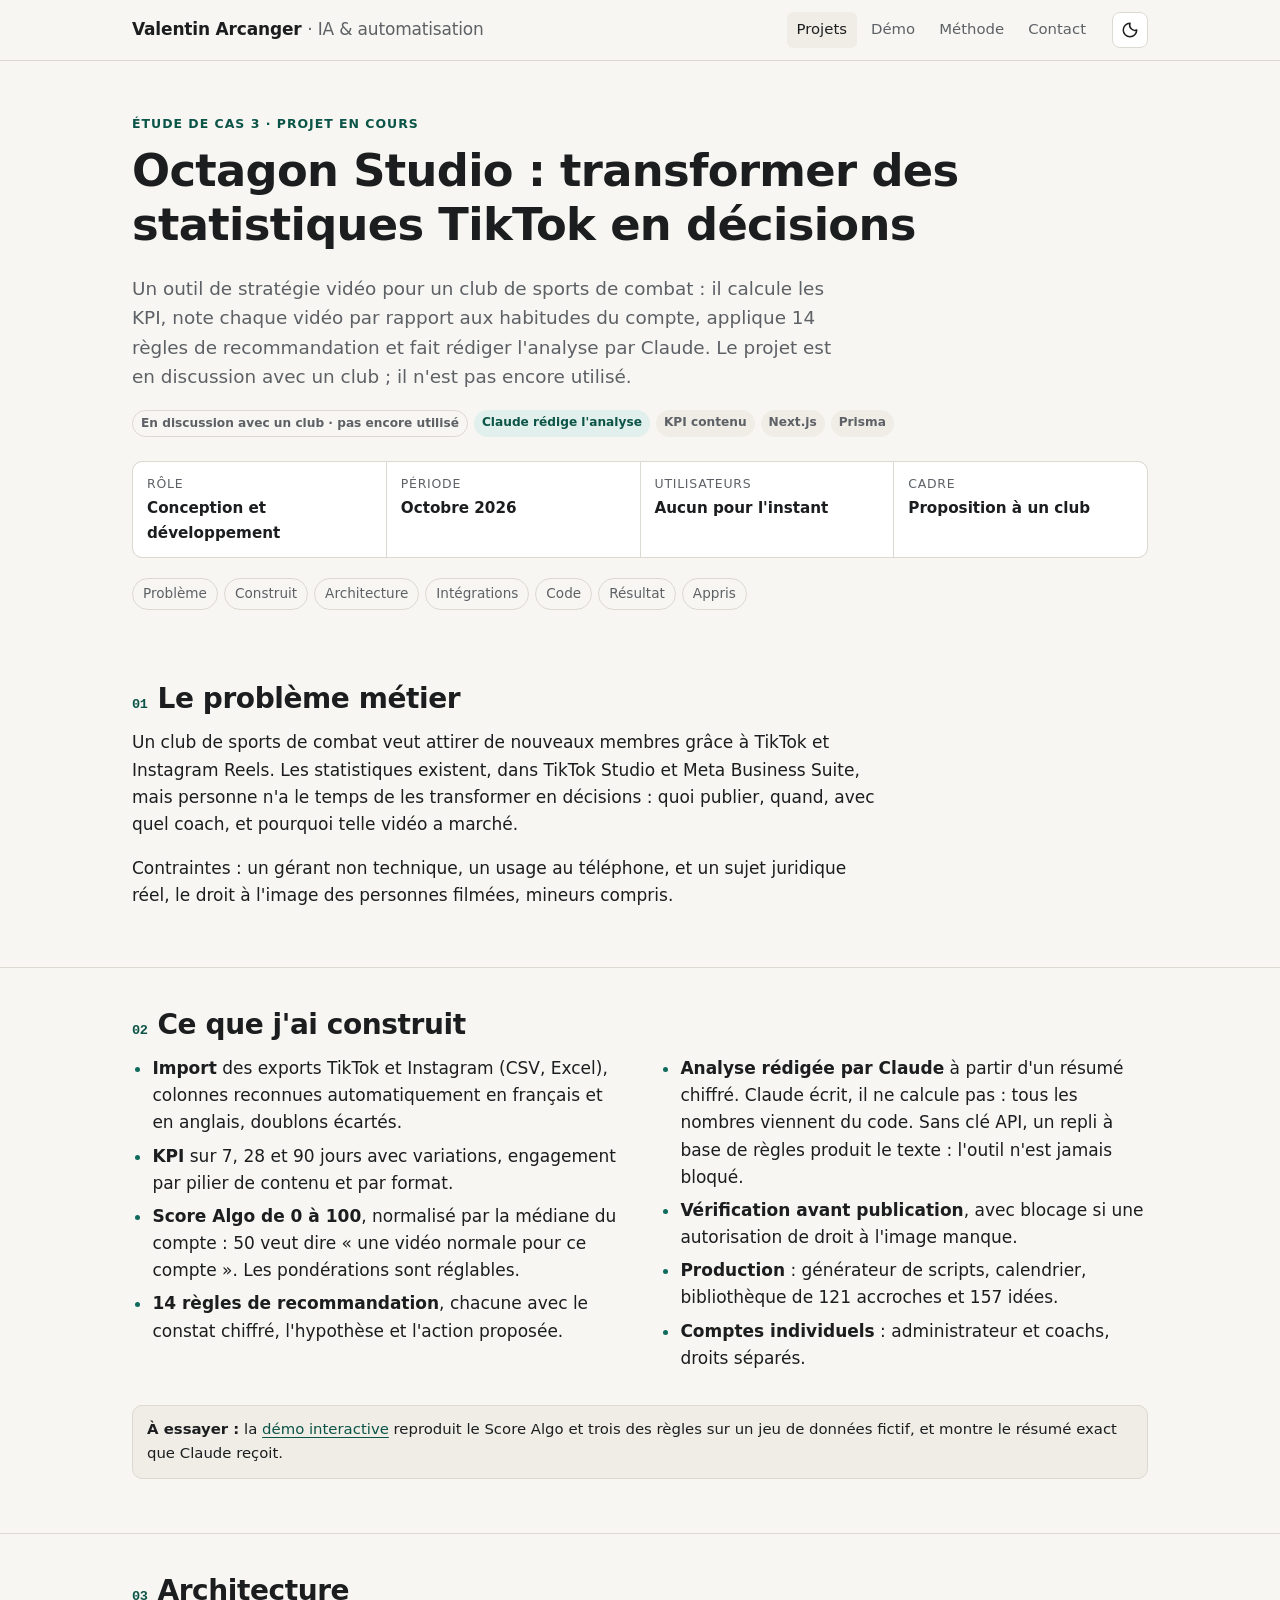
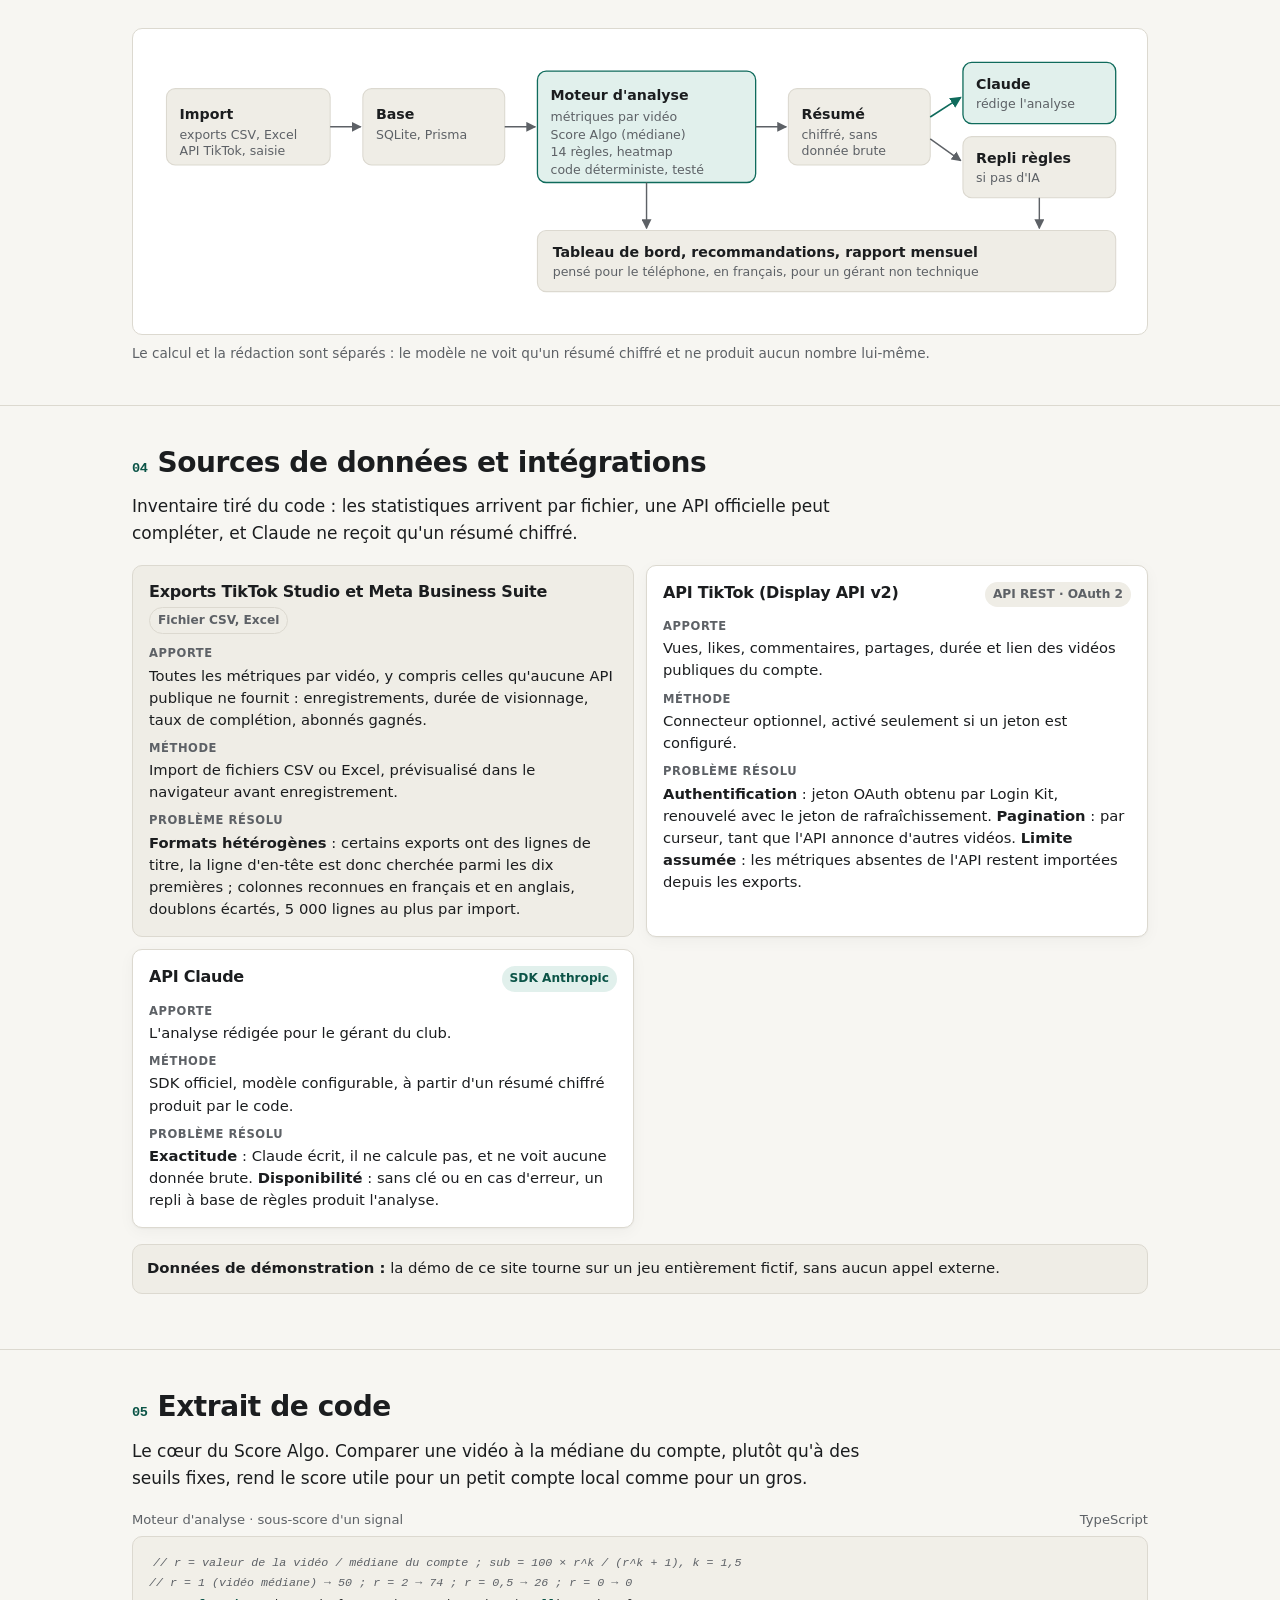
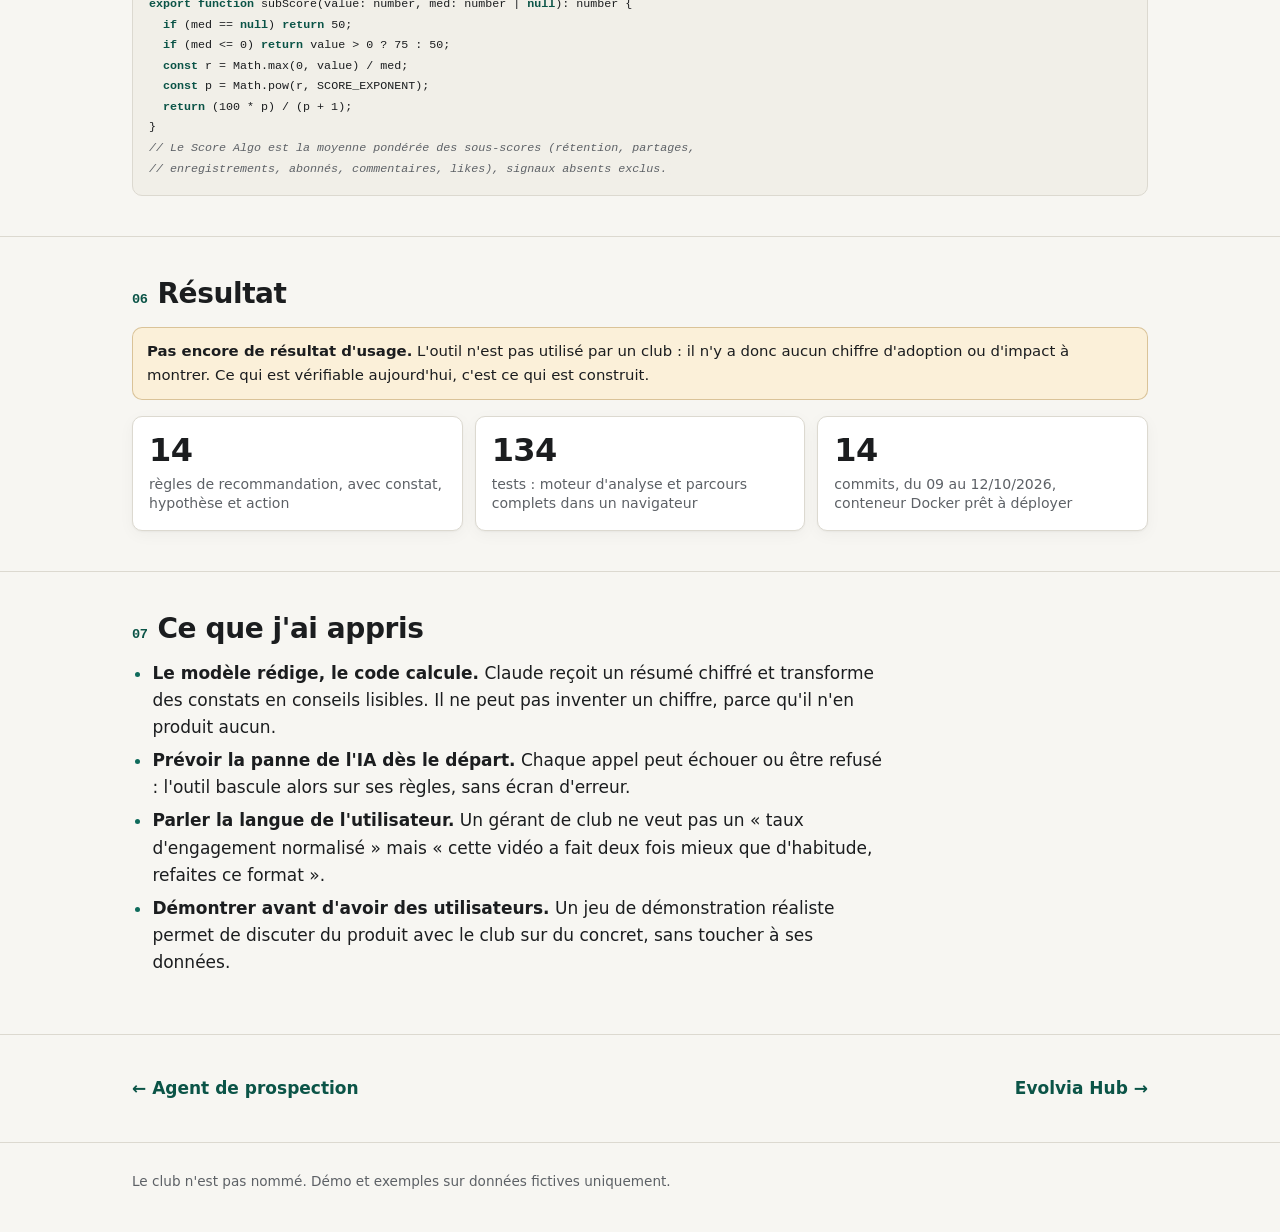
<file: octagon.html>
<!doctype html>
<html lang="fr">
<head>
<meta charset="utf-8">
<meta name="viewport" content="width=device-width, initial-scale=1">
<title>Octagon Studio — Valentin Arcanger</title>
<meta name="description" content="Étude de cas : un outil de stratégie TikTok et Reels pour un club de sports de combat, avec une analyse rédigée par Claude.">
<link rel="icon" href="assets/favicon.svg" type="image/svg+xml">
<link rel="stylesheet" href="assets/style.css">
<script src="assets/theme.js"></script>
</head>
<body>
<header class="site-header">
  <div class="wrap">
    <a class="brand" href="index.html"><b class="full">Valentin Arcanger</b><b class="short">V. Arcanger</b> <span>· IA &amp; automatisation</span></a>
    <nav class="nav" aria-label="Navigation principale">
      <a href="index.html#projets" aria-current="page">Projets</a>
      <a href="demo.html">Démo</a>
      <a class="hide-sm" href="index.html#methode">Méthode</a>
      <a href="index.html#contact">Contact</a>
    </nav>
    <button class="theme-btn" type="button" aria-label="Changer de thème"><svg viewBox="0 0 24 24" fill="none" stroke="currentColor" stroke-width="2" stroke-linecap="round" stroke-linejoin="round" aria-hidden="true"><path d="M12 3a9 9 0 1 0 9 9 7 7 0 0 1-9-9z"/></svg></button>
  </div>
</header>

<main class="case">
  <div class="wrap">
    <div class="case-hero">
      <span class="eyebrow">Étude de cas 3 · projet en cours</span>
      <h1>Octagon Studio : transformer des statistiques TikTok en décisions</h1>
      <p class="lead">Un outil de stratégie vidéo pour un club de sports de combat : il calcule les KPI, note chaque vidéo par rapport aux habitudes du compte, applique 14 règles de recommandation et fait rédiger l'analyse par Claude. Le projet est en discussion avec un club ; il n'est pas encore utilisé.</p>
      <div class="tags"><span class="tag status">En discussion avec un club · pas encore utilisé</span><span class="tag ai">Claude rédige l'analyse</span><span class="tag">KPI contenu</span><span class="tag">Next.js</span><span class="tag">Prisma</span></div>
      <dl class="facts">
        <div><dt>Rôle</dt><dd>Conception et développement</dd></div>
        <div><dt>Période</dt><dd>Octobre 2026</dd></div>
        <div><dt>Utilisateurs</dt><dd>Aucun pour l'instant</dd></div>
        <div><dt>Cadre</dt><dd>Proposition à un club</dd></div>
      </dl>
      <nav class="toc" aria-label="Sommaire">
        <a href="#probleme">Problème</a><a href="#construit">Construit</a><a href="#architecture">Architecture</a><a href="#integrations">Intégrations</a><a href="#code">Code</a><a href="#resultat">Résultat</a><a href="#appris">Appris</a>
      </nav>
    </div>
  </div>

  <section id="probleme">
    <div class="wrap prose">
      <h2><span class="n">01</span>Le problème métier</h2>
      <p>Un club de sports de combat veut attirer de nouveaux membres grâce à TikTok et Instagram Reels. Les statistiques existent, dans TikTok Studio et Meta Business Suite, mais personne n'a le temps de les transformer en décisions : quoi publier, quand, avec quel coach, et pourquoi telle vidéo a marché.</p>
      <p>Contraintes : un gérant non technique, un usage au téléphone, et un sujet juridique réel, le droit à l'image des personnes filmées, mineurs compris.</p>
    </div>
  </section>

  <section id="construit">
    <div class="wrap">
      <h2><span class="n">02</span>Ce que j'ai construit</h2>
      <div class="split">
        <div class="prose">
          <ul>
            <li><b>Import</b> des exports TikTok et Instagram (CSV, Excel), colonnes reconnues automatiquement en français et en anglais, doublons écartés.</li>
            <li><b>KPI</b> sur 7, 28 et 90 jours avec variations, engagement par pilier de contenu et par format.</li>
            <li><b>Score Algo de 0 à 100</b>, normalisé par la médiane du compte : 50 veut dire « une vidéo normale pour ce compte ». Les pondérations sont réglables.</li>
            <li><b>14 règles de recommandation</b>, chacune avec le constat chiffré, l'hypothèse et l'action proposée.</li>
          </ul>
        </div>
        <div class="prose">
          <ul>
            <li><b>Analyse rédigée par Claude</b> à partir d'un résumé chiffré. Claude écrit, il ne calcule pas : tous les nombres viennent du code. Sans clé API, un repli à base de règles produit le texte : l'outil n'est jamais bloqué.</li>
            <li><b>Vérification avant publication</b>, avec blocage si une autorisation de droit à l'image manque.</li>
            <li><b>Production</b> : générateur de scripts, calendrier, bibliothèque de 121 accroches et 157 idées.</li>
            <li><b>Comptes individuels</b> : administrateur et coachs, droits séparés.</li>
          </ul>
        </div>
      </div>
      <p class="note"><strong>À essayer :</strong> la <a href="demo.html">démo interactive</a> reproduit le Score Algo et trois des règles sur un jeu de données fictif, et montre le résumé exact que Claude reçoit.</p>
    </div>
  </section>

  <section id="architecture">
    <div class="wrap">
      <h2><span class="n">03</span>Architecture</h2>
      <figure>
        <div class="diagram">
          <svg viewBox="0 0 900 250" role="img" aria-labelledby="oa-t oa-d">
            <title id="oa-t">Architecture d'Octagon Studio</title>
            <desc id="oa-d">Les statistiques importées sont stockées, analysées par un moteur déterministe, puis résumées pour Claude qui rédige l'analyse ; un repli à base de règles prend le relais sans IA.</desc>
            <defs>
              <marker id="ch" viewBox="0 0 10 10" refX="9" refY="5" markerWidth="7" markerHeight="7" orient="auto"><path class="head" d="M0 0 L10 5 L0 10 z"/></marker>
              <marker id="cha" viewBox="0 0 10 10" refX="9" refY="5" markerWidth="7" markerHeight="7" orient="auto"><path class="head-accent" d="M0 0 L10 5 L0 10 z"/></marker>
            </defs>
            <rect class="box" x="16" y="40" width="150" height="70" rx="8"/><text x="28" y="68" class="t-head">Import</text><text x="28" y="86" class="t-muted">exports CSV, Excel</text><text x="28" y="101" class="t-muted">API TikTok, saisie</text>
            <rect class="box" x="196" y="40" width="130" height="70" rx="8"/><text x="208" y="68" class="t-head">Base</text><text x="208" y="86" class="t-muted">SQLite, Prisma</text>
            <rect class="box-accent" x="356" y="24" width="200" height="102" rx="8"/><text x="368" y="50" class="t-head">Moteur d'analyse</text><text x="368" y="70" class="t-muted">métriques par vidéo</text><text x="368" y="86" class="t-muted">Score Algo (médiane)</text><text x="368" y="102" class="t-muted">14 règles, heatmap</text><text x="368" y="118" class="t-muted">code déterministe, testé</text>
            <rect class="box" x="586" y="40" width="130" height="70" rx="8"/><text x="598" y="68" class="t-head">Résumé</text><text x="598" y="86" class="t-muted">chiffré, sans</text><text x="598" y="101" class="t-muted">donnée brute</text>
            <rect class="box-accent" x="746" y="16" width="140" height="56" rx="8"/><text x="758" y="40" class="t-head">Claude</text><text x="758" y="58" class="t-muted">rédige l'analyse</text>
            <rect class="box" x="746" y="84" width="140" height="56" rx="8"/><text x="758" y="108" class="t-head">Repli règles</text><text x="758" y="126" class="t-muted">si pas d'IA</text>

            <path class="arrow" d="M166 75 H194" marker-end="url(#ch)"/>
            <path class="arrow" d="M326 75 H354" marker-end="url(#ch)"/>
            <path class="arrow" d="M556 75 H584" marker-end="url(#ch)"/>
            <path class="arrow-accent" d="M716 66 L744 48" marker-end="url(#cha)"/>
            <path class="arrow" d="M716 86 L744 106" marker-end="url(#ch)"/>

            <rect class="box" x="356" y="170" width="530" height="56" rx="8"/><text x="370" y="194" class="t-head">Tableau de bord, recommandations, rapport mensuel</text><text x="370" y="212" class="t-muted">pensé pour le téléphone, en français, pour un gérant non technique</text>
            <path class="arrow" d="M456 126 V168" marker-end="url(#ch)"/>
            <path class="arrow" d="M816 140 V168" marker-end="url(#ch)"/>
          </svg>
        </div>
        <figcaption>Le calcul et la rédaction sont séparés : le modèle ne voit qu'un résumé chiffré et ne produit aucun nombre lui-même.</figcaption>
      </figure>
    </div>
  </section>

  <section id="integrations">
    <div class="wrap">
      <h2><span class="n">04</span>Sources de données et intégrations</h2>
      <div class="prose">
        <p>Inventaire tiré du code : les statistiques arrivent par fichier, une API officielle peut compléter, et Claude ne reçoit qu'un résumé chiffré.</p>
      </div>
      <div class="integrations">
        <article class="integ files">
          <div class="integ-head"><h3>Exports TikTok Studio et Meta Business Suite</h3><span class="tag status">Fichier CSV, Excel</span></div>
          <dl>
            <div><dt>Apporte</dt><dd>Toutes les métriques par vidéo, y compris celles qu'aucune API publique ne fournit : enregistrements, durée de visionnage, taux de complétion, abonnés gagnés.</dd></div>
            <div><dt>Méthode</dt><dd>Import de fichiers CSV ou Excel, prévisualisé dans le navigateur avant enregistrement.</dd></div>
            <div><dt>Problème résolu</dt><dd><b>Formats hétérogènes</b> : certains exports ont des lignes de titre, la ligne d'en-tête est donc cherchée parmi les dix premières ; colonnes reconnues en français et en anglais, doublons écartés, 5 000 lignes au plus par import.</dd></div>
          </dl>
        </article>
        <article class="integ">
          <div class="integ-head"><h3>API TikTok (Display API v2)</h3><span class="tag">API REST · OAuth 2</span></div>
          <dl>
            <div><dt>Apporte</dt><dd>Vues, likes, commentaires, partages, durée et lien des vidéos publiques du compte.</dd></div>
            <div><dt>Méthode</dt><dd>Connecteur optionnel, activé seulement si un jeton est configuré.</dd></div>
            <div><dt>Problème résolu</dt><dd><b>Authentification</b> : jeton OAuth obtenu par Login Kit, renouvelé avec le jeton de rafraîchissement. <b>Pagination</b> : par curseur, tant que l'API annonce d'autres vidéos. <b>Limite assumée</b> : les métriques absentes de l'API restent importées depuis les exports.</dd></div>
          </dl>
        </article>
        <article class="integ">
          <div class="integ-head"><h3>API Claude</h3><span class="tag ai">SDK Anthropic</span></div>
          <dl>
            <div><dt>Apporte</dt><dd>L'analyse rédigée pour le gérant du club.</dd></div>
            <div><dt>Méthode</dt><dd>SDK officiel, modèle configurable, à partir d'un résumé chiffré produit par le code.</dd></div>
            <div><dt>Problème résolu</dt><dd><b>Exactitude</b> : Claude écrit, il ne calcule pas, et ne voit aucune donnée brute. <b>Disponibilité</b> : sans clé ou en cas d'erreur, un repli à base de règles produit l'analyse.</dd></div>
          </dl>
        </article>
      </div>
      <p class="note"><strong>Données de démonstration :</strong> la démo de ce site tourne sur un jeu entièrement fictif, sans aucun appel externe.</p>
    </div>
  </section>

  <section id="code">
    <div class="wrap">
      <h2><span class="n">05</span>Extrait de code</h2>
      <div class="prose"><p>Le cœur du Score Algo. Comparer une vidéo à la médiane du compte, plutôt qu'à des seuils fixes, rend le score utile pour un petit compte local comme pour un gros.</p></div>
      <div class="code-head"><span>Moteur d'analyse · sous-score d'un signal</span><span>TypeScript</span></div>
<pre class="code"><code><span class="c">// r = valeur de la vidéo / médiane du compte ; sub = 100 × r^k / (r^k + 1), k = 1,5</span>
<span class="c">// r = 1 (vidéo médiane) → 50 ; r = 2 → 74 ; r = 0,5 → 26 ; r = 0 → 0</span>
<span class="k">export function</span> subScore(value: number, med: number | <span class="k">null</span>): number {
  <span class="k">if</span> (med == <span class="k">null</span>) <span class="k">return</span> 50;
  <span class="k">if</span> (med &lt;= 0) <span class="k">return</span> value &gt; 0 ? 75 : 50;
  <span class="k">const</span> r = Math.max(0, value) / med;
  <span class="k">const</span> p = Math.pow(r, SCORE_EXPONENT);
  <span class="k">return</span> (100 * p) / (p + 1);
}
<span class="c">// Le Score Algo est la moyenne pondérée des sous-scores (rétention, partages,</span>
<span class="c">// enregistrements, abonnés, commentaires, likes), signaux absents exclus.</span></code></pre>
    </div>
  </section>

  <section id="resultat">
    <div class="wrap">
      <h2><span class="n">06</span>Résultat</h2>
      <p class="note warn"><strong>Pas encore de résultat d'usage.</strong> L'outil n'est pas utilisé par un club : il n'y a donc aucun chiffre d'adoption ou d'impact à montrer. Ce qui est vérifiable aujourd'hui, c'est ce qui est construit.</p>
      <div class="results">
        <div class="stat"><b>14</b><span>règles de recommandation, avec constat, hypothèse et action</span></div>
        <div class="stat"><b>134</b><span>tests : moteur d'analyse et parcours complets dans un navigateur</span></div>
        <div class="stat"><b>14</b><span>commits, du 09 au 12/10/2026, conteneur Docker prêt à déployer</span></div>
      </div>
    </div>
  </section>

  <section id="appris">
    <div class="wrap prose">
      <h2><span class="n">07</span>Ce que j'ai appris</h2>
      <ul>
        <li><b>Le modèle rédige, le code calcule.</b> Claude reçoit un résumé chiffré et transforme des constats en conseils lisibles. Il ne peut pas inventer un chiffre, parce qu'il n'en produit aucun.</li>
        <li><b>Prévoir la panne de l'IA dès le départ.</b> Chaque appel peut échouer ou être refusé : l'outil bascule alors sur ses règles, sans écran d'erreur.</li>
        <li><b>Parler la langue de l'utilisateur.</b> Un gérant de club ne veut pas un « taux d'engagement normalisé » mais « cette vidéo a fait deux fois mieux que d'habitude, refaites ce format ».</li>
        <li><b>Démontrer avant d'avoir des utilisateurs.</b> Un jeu de démonstration réaliste permet de discuter du produit avec le club sur du concret, sans toucher à ses données.</li>
      </ul>
    </div>
  </section>

  <section>
    <div class="wrap case-nav">
      <a href="prospection.html">← Agent de prospection</a>
      <a href="evolvia-hub.html">Evolvia Hub →</a>
    </div>
  </section>
</main>

<footer class="site-footer">
  <div class="wrap">Le club n'est pas nommé. Démo et exemples sur données fictives uniquement.</div>
</footer>
</body>
</html>
</file>
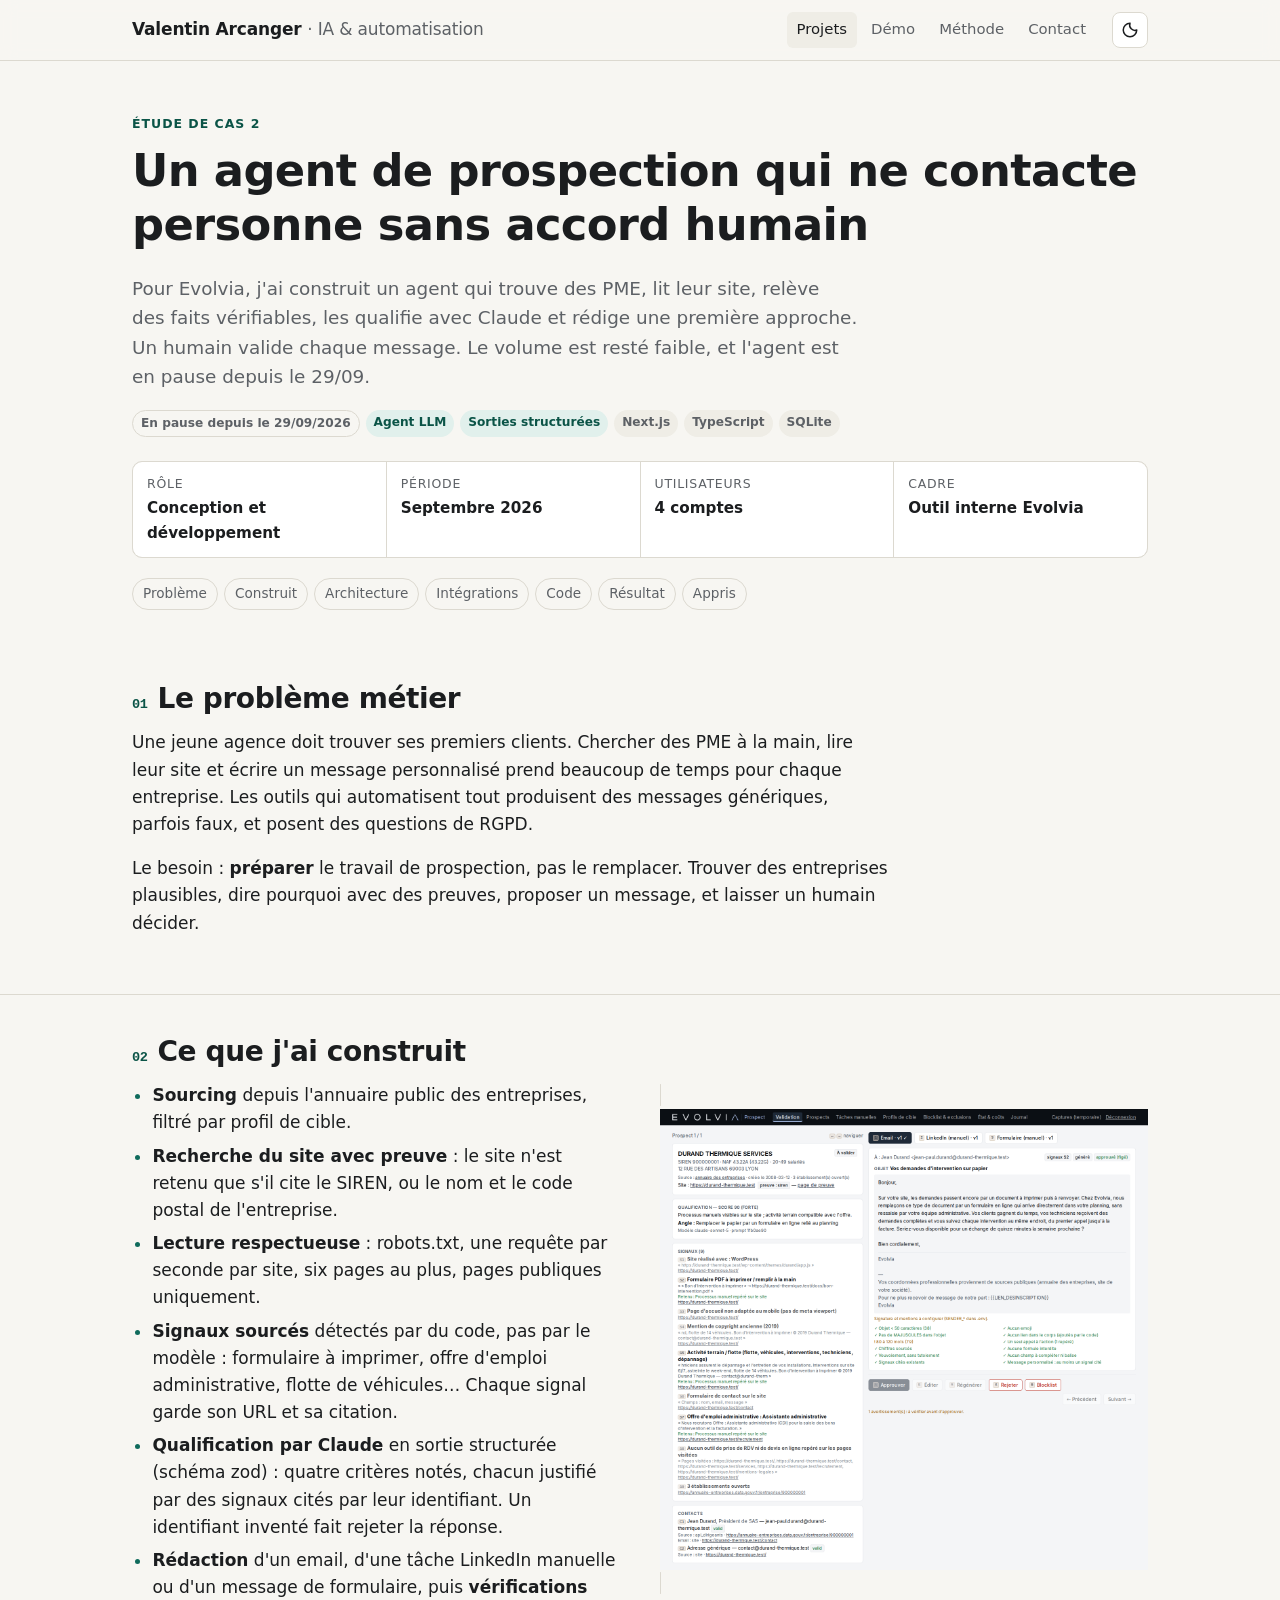
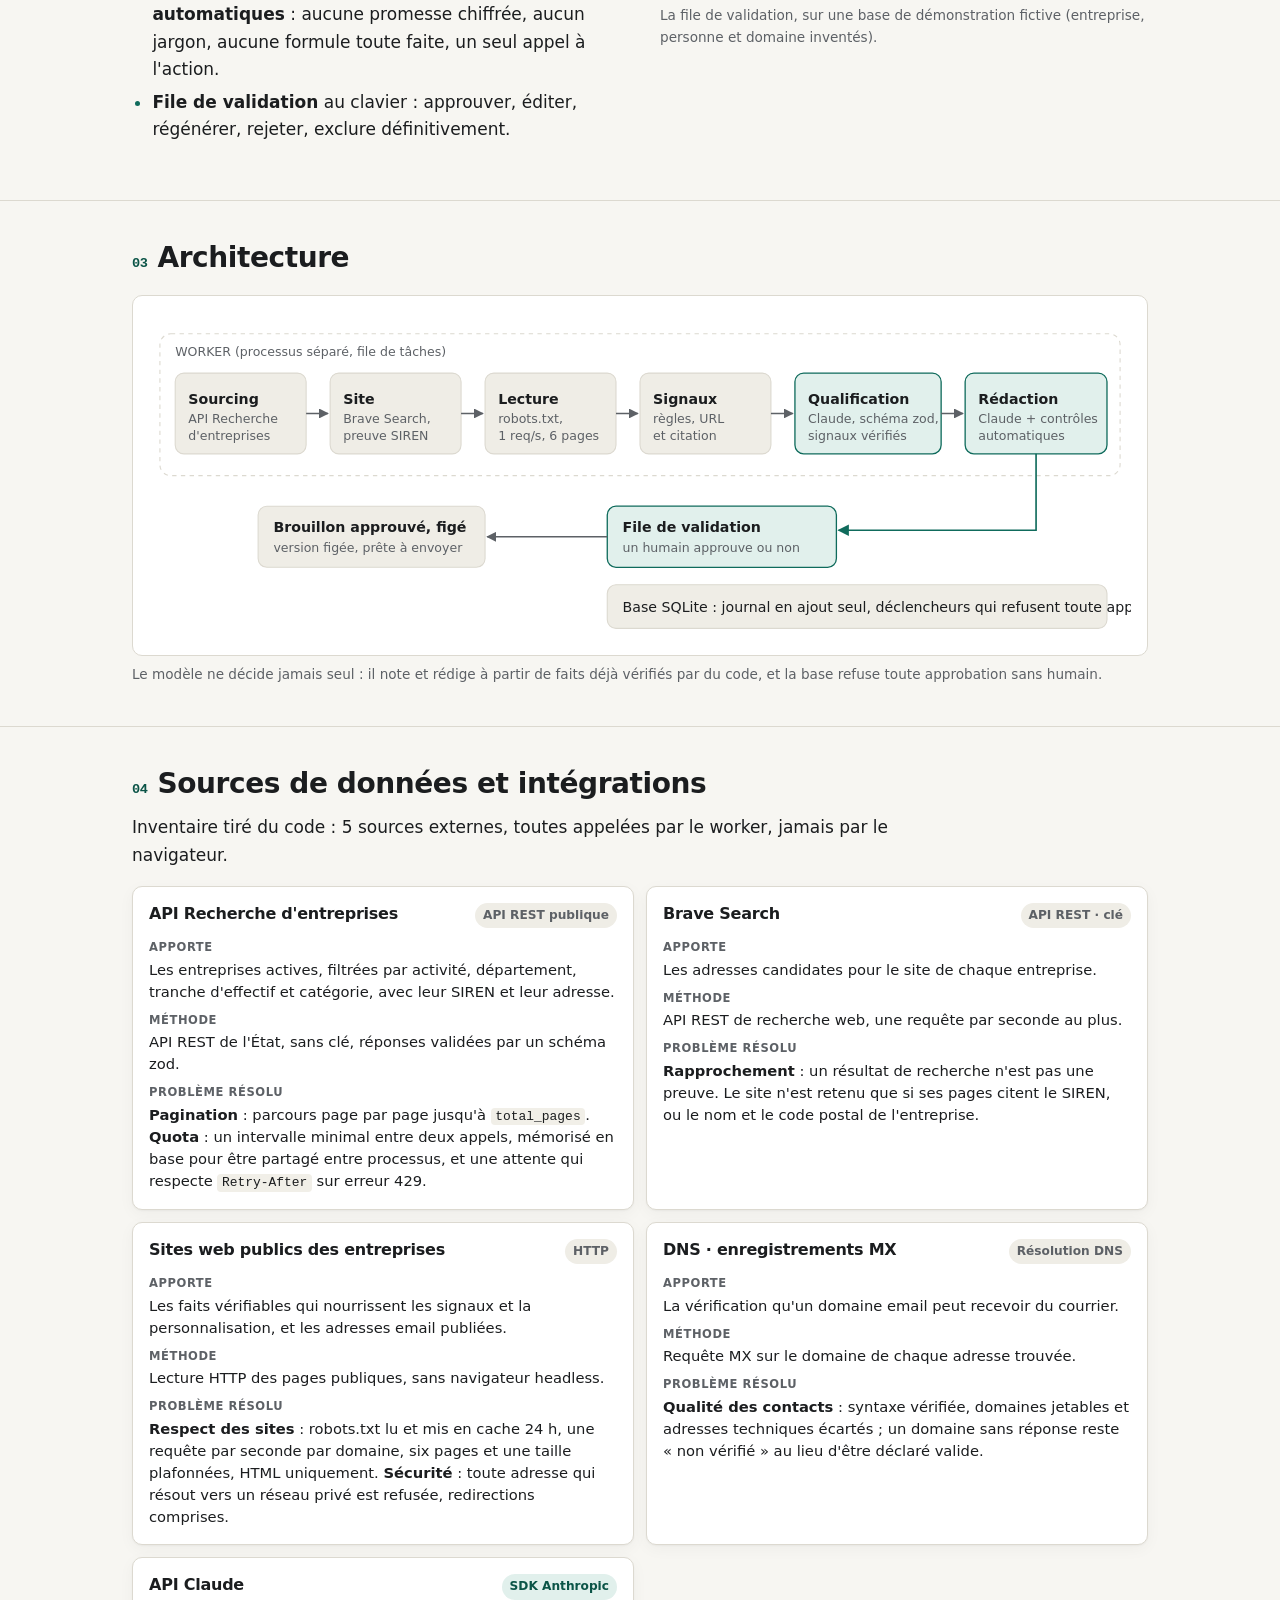
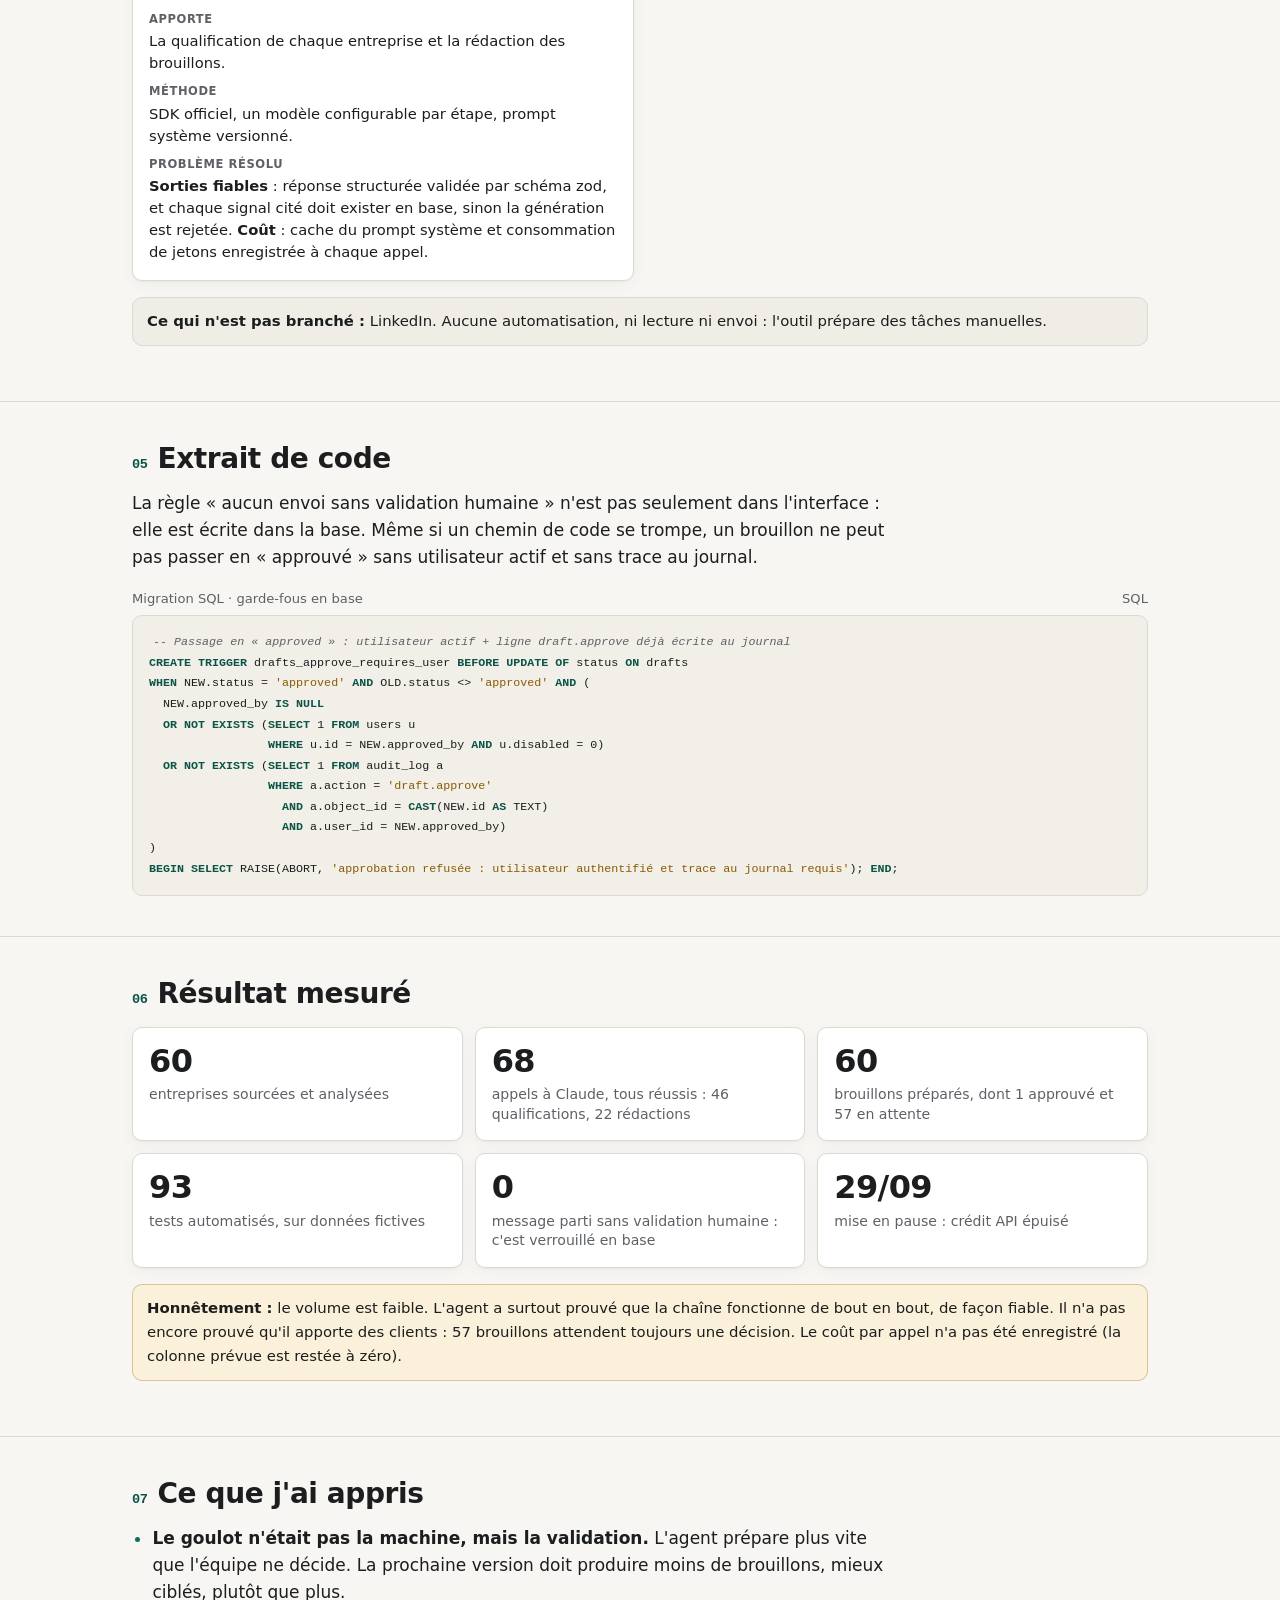
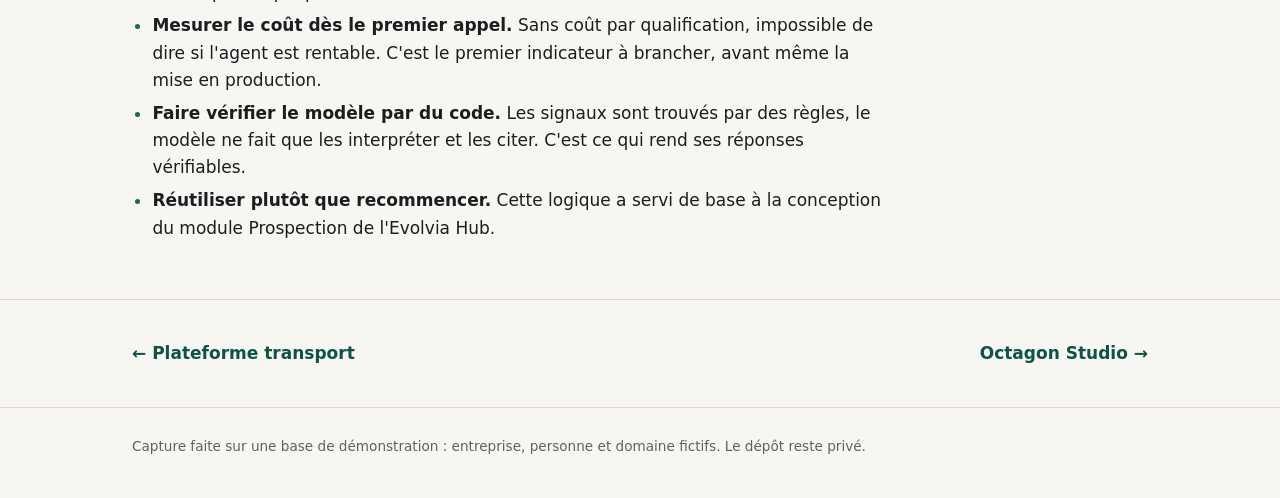
<file: prospection.html>
<!doctype html>
<html lang="fr">
<head>
<meta charset="utf-8">
<meta name="viewport" content="width=device-width, initial-scale=1">
<title>Agent de prospection — Valentin Arcanger</title>
<meta name="description" content="Étude de cas : un agent de prospection qui qualifie des PME avec Claude, sans jamais contacter personne sans validation humaine.">
<link rel="icon" href="assets/favicon.svg" type="image/svg+xml">
<link rel="stylesheet" href="assets/style.css">
<script src="assets/theme.js"></script>
</head>
<body>
<header class="site-header">
  <div class="wrap">
    <a class="brand" href="index.html"><b class="full">Valentin Arcanger</b><b class="short">V. Arcanger</b> <span>· IA &amp; automatisation</span></a>
    <nav class="nav" aria-label="Navigation principale">
      <a href="index.html#projets" aria-current="page">Projets</a>
      <a href="demo.html">Démo</a>
      <a class="hide-sm" href="index.html#methode">Méthode</a>
      <a href="index.html#contact">Contact</a>
    </nav>
    <button class="theme-btn" type="button" aria-label="Changer de thème"><svg viewBox="0 0 24 24" fill="none" stroke="currentColor" stroke-width="2" stroke-linecap="round" stroke-linejoin="round" aria-hidden="true"><path d="M12 3a9 9 0 1 0 9 9 7 7 0 0 1-9-9z"/></svg></button>
  </div>
</header>

<main class="case">
  <div class="wrap">
    <div class="case-hero">
      <span class="eyebrow">Étude de cas 2</span>
      <h1>Un agent de prospection qui ne contacte personne sans accord humain</h1>
      <p class="lead">Pour Evolvia, j'ai construit un agent qui trouve des PME, lit leur site, relève des faits vérifiables, les qualifie avec Claude et rédige une première approche. Un humain valide chaque message. Le volume est resté faible, et l'agent est en pause depuis le 29/09.</p>
      <div class="tags"><span class="tag status">En pause depuis le 29/09/2026</span><span class="tag ai">Agent LLM</span><span class="tag ai">Sorties structurées</span><span class="tag">Next.js</span><span class="tag">TypeScript</span><span class="tag">SQLite</span></div>
      <dl class="facts">
        <div><dt>Rôle</dt><dd>Conception et développement</dd></div>
        <div><dt>Période</dt><dd>Septembre 2026</dd></div>
        <div><dt>Utilisateurs</dt><dd>4 comptes</dd></div>
        <div><dt>Cadre</dt><dd>Outil interne Evolvia</dd></div>
      </dl>
      <nav class="toc" aria-label="Sommaire">
        <a href="#probleme">Problème</a><a href="#construit">Construit</a><a href="#architecture">Architecture</a><a href="#integrations">Intégrations</a><a href="#code">Code</a><a href="#resultat">Résultat</a><a href="#appris">Appris</a>
      </nav>
    </div>
  </div>

  <section id="probleme">
    <div class="wrap prose">
      <h2><span class="n">01</span>Le problème métier</h2>
      <p>Une jeune agence doit trouver ses premiers clients. Chercher des PME à la main, lire leur site et écrire un message personnalisé prend beaucoup de temps pour chaque entreprise. Les outils qui automatisent tout produisent des messages génériques, parfois faux, et posent des questions de RGPD.</p>
      <p>Le besoin : <b>préparer</b> le travail de prospection, pas le remplacer. Trouver des entreprises plausibles, dire pourquoi avec des preuves, proposer un message, et laisser un humain décider.</p>
    </div>
  </section>

  <section id="construit">
    <div class="wrap">
      <h2><span class="n">02</span>Ce que j'ai construit</h2>
      <div class="split">
        <div class="prose">
          <ul>
            <li><b>Sourcing</b> depuis l'annuaire public des entreprises, filtré par profil de cible.</li>
            <li><b>Recherche du site avec preuve</b> : le site n'est retenu que s'il cite le SIREN, ou le nom et le code postal de l'entreprise.</li>
            <li><b>Lecture respectueuse</b> : robots.txt, une requête par seconde par site, six pages au plus, pages publiques uniquement.</li>
            <li><b>Signaux sourcés</b> détectés par du code, pas par le modèle : formulaire à imprimer, offre d'emploi administrative, flotte de véhicules… Chaque signal garde son URL et sa citation.</li>
            <li><b>Qualification par Claude</b> en sortie structurée (schéma zod) : quatre critères notés, chacun justifié par des signaux cités par leur identifiant. Un identifiant inventé fait rejeter la réponse.</li>
            <li><b>Rédaction</b> d'un email, d'une tâche LinkedIn manuelle ou d'un message de formulaire, puis <b>vérifications automatiques</b> : aucune promesse chiffrée, aucun jargon, aucune formule toute faite, un seul appel à l'action.</li>
            <li><b>File de validation</b> au clavier : approuver, éditer, régénérer, rejeter, exclure définitivement.</li>
          </ul>
        </div>
        <figure style="margin:0">
          <a class="shot" href="assets/img/prospection-validation.png"><img src="assets/img/prospection-validation.png" width="1440" height="1358" alt="File de validation : à gauche la fiche d'une entreprise fictive avec son score et ses 9 signaux sourcés, à droite le brouillon d'email et la liste des vérifications automatiques." loading="lazy"></a>
          <figcaption>La file de validation, sur une base de démonstration fictive (entreprise, personne et domaine inventés).</figcaption>
        </figure>
      </div>
    </div>
  </section>

  <section id="architecture">
    <div class="wrap">
      <h2><span class="n">03</span>Architecture</h2>
      <figure>
        <div class="diagram">
          <svg viewBox="0 0 900 300" role="img" aria-labelledby="pa-t pa-d">
            <title id="pa-t">Pipeline de l'agent de prospection</title>
            <desc id="pa-d">Un worker enchaîne sourcing, recherche du site, lecture, détection de signaux, qualification et rédaction par Claude ; les brouillons arrivent dans une file de validation humaine protégée par la base de données.</desc>
            <defs>
              <marker id="bh" viewBox="0 0 10 10" refX="9" refY="5" markerWidth="7" markerHeight="7" orient="auto"><path class="head" d="M0 0 L10 5 L0 10 z"/></marker>
              <marker id="bha" viewBox="0 0 10 10" refX="9" refY="5" markerWidth="7" markerHeight="7" orient="auto"><path class="head-accent" d="M0 0 L10 5 L0 10 z"/></marker>
            </defs>
            <rect class="box-dash" x="10" y="20" width="880" height="130" rx="10"/>
            <text x="24" y="40" class="t-muted">WORKER (processus séparé, file de tâches)</text>

            <rect class="box" x="24" y="56" width="120" height="74" rx="8"/><text x="36" y="84" class="t-head">Sourcing</text><text x="36" y="102" class="t-muted">API Recherche</text><text x="36" y="117" class="t-muted">d'entreprises</text>
            <rect class="box" x="166" y="56" width="120" height="74" rx="8"/><text x="178" y="84" class="t-head">Site</text><text x="178" y="102" class="t-muted">Brave Search,</text><text x="178" y="117" class="t-muted">preuve SIREN</text>
            <rect class="box" x="308" y="56" width="120" height="74" rx="8"/><text x="320" y="84" class="t-head">Lecture</text><text x="320" y="102" class="t-muted">robots.txt,</text><text x="320" y="117" class="t-muted">1 req/s, 6 pages</text>
            <rect class="box" x="450" y="56" width="120" height="74" rx="8"/><text x="462" y="84" class="t-head">Signaux</text><text x="462" y="102" class="t-muted">règles, URL</text><text x="462" y="117" class="t-muted">et citation</text>
            <rect class="box-accent" x="592" y="56" width="134" height="74" rx="8"/><text x="604" y="84" class="t-head">Qualification</text><text x="604" y="102" class="t-muted">Claude, schéma zod,</text><text x="604" y="117" class="t-muted">signaux vérifiés</text>
            <rect class="box-accent" x="748" y="56" width="130" height="74" rx="8"/><text x="760" y="84" class="t-head">Rédaction</text><text x="760" y="102" class="t-muted">Claude + contrôles</text><text x="760" y="117" class="t-muted">automatiques</text>

            <path class="arrow" d="M144 93 H164" marker-end="url(#bh)"/>
            <path class="arrow" d="M286 93 H306" marker-end="url(#bh)"/>
            <path class="arrow" d="M428 93 H448" marker-end="url(#bh)"/>
            <path class="arrow" d="M570 93 H590" marker-end="url(#bh)"/>
            <path class="arrow" d="M726 93 H746" marker-end="url(#bh)"/>

            <path class="arrow-accent" d="M813 130 V200 H632" marker-end="url(#bha)"/>
            <rect class="box-accent" x="420" y="178" width="210" height="56" rx="8"/><text x="434" y="202" class="t-head">File de validation</text><text x="434" y="220" class="t-muted">un humain approuve ou non</text>
            <path class="arrow" d="M420 206 H310" marker-end="url(#bh)"/>
            <rect class="box" x="100" y="178" width="208" height="56" rx="8"/><text x="114" y="202" class="t-head">Brouillon approuvé, figé</text><text x="114" y="220" class="t-muted">version figée, prête à envoyer</text>

            <rect class="box" x="420" y="250" width="458" height="40" rx="8"/><text x="434" y="275">Base SQLite : journal en ajout seul, déclencheurs qui refusent toute approbation non tracée</text>
          </svg>
        </div>
        <figcaption>Le modèle ne décide jamais seul : il note et rédige à partir de faits déjà vérifiés par du code, et la base refuse toute approbation sans humain.</figcaption>
      </figure>
    </div>
  </section>

  <section id="integrations">
    <div class="wrap">
      <h2><span class="n">04</span>Sources de données et intégrations</h2>
      <div class="prose">
        <p>Inventaire tiré du code : 5 sources externes, toutes appelées par le worker, jamais par le navigateur.</p>
      </div>
      <div class="integrations">
        <article class="integ">
          <div class="integ-head"><h3>API Recherche d'entreprises</h3><span class="tag">API REST publique</span></div>
          <dl>
            <div><dt>Apporte</dt><dd>Les entreprises actives, filtrées par activité, département, tranche d'effectif et catégorie, avec leur SIREN et leur adresse.</dd></div>
            <div><dt>Méthode</dt><dd>API REST de l'État, sans clé, réponses validées par un schéma zod.</dd></div>
            <div><dt>Problème résolu</dt><dd><b>Pagination</b> : parcours page par page jusqu'à <code>total_pages</code>. <b>Quota</b> : un intervalle minimal entre deux appels, mémorisé en base pour être partagé entre processus, et une attente qui respecte <code>Retry-After</code> sur erreur 429.</dd></div>
          </dl>
        </article>
        <article class="integ">
          <div class="integ-head"><h3>Brave Search</h3><span class="tag">API REST · clé</span></div>
          <dl>
            <div><dt>Apporte</dt><dd>Les adresses candidates pour le site de chaque entreprise.</dd></div>
            <div><dt>Méthode</dt><dd>API REST de recherche web, une requête par seconde au plus.</dd></div>
            <div><dt>Problème résolu</dt><dd><b>Rapprochement</b> : un résultat de recherche n'est pas une preuve. Le site n'est retenu que si ses pages citent le SIREN, ou le nom et le code postal de l'entreprise.</dd></div>
          </dl>
        </article>
        <article class="integ">
          <div class="integ-head"><h3>Sites web publics des entreprises</h3><span class="tag">HTTP</span></div>
          <dl>
            <div><dt>Apporte</dt><dd>Les faits vérifiables qui nourrissent les signaux et la personnalisation, et les adresses email publiées.</dd></div>
            <div><dt>Méthode</dt><dd>Lecture HTTP des pages publiques, sans navigateur headless.</dd></div>
            <div><dt>Problème résolu</dt><dd><b>Respect des sites</b> : robots.txt lu et mis en cache 24 h, une requête par seconde par domaine, six pages et une taille plafonnées, HTML uniquement. <b>Sécurité</b> : toute adresse qui résout vers un réseau privé est refusée, redirections comprises.</dd></div>
          </dl>
        </article>
        <article class="integ">
          <div class="integ-head"><h3>DNS · enregistrements MX</h3><span class="tag">Résolution DNS</span></div>
          <dl>
            <div><dt>Apporte</dt><dd>La vérification qu'un domaine email peut recevoir du courrier.</dd></div>
            <div><dt>Méthode</dt><dd>Requête MX sur le domaine de chaque adresse trouvée.</dd></div>
            <div><dt>Problème résolu</dt><dd><b>Qualité des contacts</b> : syntaxe vérifiée, domaines jetables et adresses techniques écartés ; un domaine sans réponse reste «&nbsp;non vérifié&nbsp;» au lieu d'être déclaré valide.</dd></div>
          </dl>
        </article>
        <article class="integ">
          <div class="integ-head"><h3>API Claude</h3><span class="tag ai">SDK Anthropic</span></div>
          <dl>
            <div><dt>Apporte</dt><dd>La qualification de chaque entreprise et la rédaction des brouillons.</dd></div>
            <div><dt>Méthode</dt><dd>SDK officiel, un modèle configurable par étape, prompt système versionné.</dd></div>
            <div><dt>Problème résolu</dt><dd><b>Sorties fiables</b> : réponse structurée validée par schéma zod, et chaque signal cité doit exister en base, sinon la génération est rejetée. <b>Coût</b> : cache du prompt système et consommation de jetons enregistrée à chaque appel.</dd></div>
          </dl>
        </article>
      </div>
      <p class="note"><strong>Ce qui n'est pas branché :</strong> LinkedIn. Aucune automatisation, ni lecture ni envoi : l'outil prépare des tâches manuelles.</p>
    </div>
  </section>

  <section id="code">
    <div class="wrap">
      <h2><span class="n">05</span>Extrait de code</h2>
      <div class="prose">
        <p>La règle « aucun envoi sans validation humaine » n'est pas seulement dans l'interface : elle est écrite dans la base. Même si un chemin de code se trompe, un brouillon ne peut pas passer en « approuvé » sans utilisateur actif et sans trace au journal.</p>
      </div>
      <div class="code-head"><span>Migration SQL · garde-fous en base</span><span>SQL</span></div>
<pre class="code"><code><span class="c">-- Passage en « approved » : utilisateur actif + ligne draft.approve déjà écrite au journal</span>
<span class="k">CREATE TRIGGER</span> drafts_approve_requires_user <span class="k">BEFORE UPDATE OF</span> status <span class="k">ON</span> drafts
<span class="k">WHEN</span> NEW.status = <span class="s">'approved'</span> <span class="k">AND</span> OLD.status &lt;&gt; <span class="s">'approved'</span> <span class="k">AND</span> (
  NEW.approved_by <span class="k">IS NULL</span>
  <span class="k">OR NOT EXISTS</span> (<span class="k">SELECT</span> 1 <span class="k">FROM</span> users u
                 <span class="k">WHERE</span> u.id = NEW.approved_by <span class="k">AND</span> u.disabled = 0)
  <span class="k">OR NOT EXISTS</span> (<span class="k">SELECT</span> 1 <span class="k">FROM</span> audit_log a
                 <span class="k">WHERE</span> a.action = <span class="s">'draft.approve'</span>
                   <span class="k">AND</span> a.object_id = <span class="k">CAST</span>(NEW.id <span class="k">AS</span> TEXT)
                   <span class="k">AND</span> a.user_id = NEW.approved_by)
)
<span class="k">BEGIN SELECT</span> RAISE(ABORT, <span class="s">'approbation refusée : utilisateur authentifié et trace au journal requis'</span>); <span class="k">END</span>;</code></pre>
    </div>
  </section>

  <section id="resultat">
    <div class="wrap">
      <h2><span class="n">06</span>Résultat mesuré</h2>
      <div class="results">
        <div class="stat"><b>60</b><span>entreprises sourcées et analysées</span></div>
        <div class="stat"><b>68</b><span>appels à Claude, tous réussis : 46 qualifications, 22 rédactions</span></div>
        <div class="stat"><b>60</b><span>brouillons préparés, dont 1 approuvé et 57 en attente</span></div>
        <div class="stat"><b>93</b><span>tests automatisés, sur données fictives</span></div>
        <div class="stat"><b>0</b><span>message parti sans validation humaine : c'est verrouillé en base</span></div>
        <div class="stat"><b>29/09</b><span>mise en pause : crédit API épuisé</span></div>
      </div>
      <p class="note warn"><strong>Honnêtement :</strong> le volume est faible. L'agent a surtout prouvé que la chaîne fonctionne de bout en bout, de façon fiable. Il n'a pas encore prouvé qu'il apporte des clients : 57 brouillons attendent toujours une décision. Le coût par appel n'a pas été enregistré (la colonne prévue est restée à zéro).</p>
    </div>
  </section>

  <section id="appris">
    <div class="wrap prose">
      <h2><span class="n">07</span>Ce que j'ai appris</h2>
      <ul>
        <li><b>Le goulot n'était pas la machine, mais la validation.</b> L'agent prépare plus vite que l'équipe ne décide. La prochaine version doit produire moins de brouillons, mieux ciblés, plutôt que plus.</li>
        <li><b>Mesurer le coût dès le premier appel.</b> Sans coût par qualification, impossible de dire si l'agent est rentable. C'est le premier indicateur à brancher, avant même la mise en production.</li>
        <li><b>Faire vérifier le modèle par du code.</b> Les signaux sont trouvés par des règles, le modèle ne fait que les interpréter et les citer. C'est ce qui rend ses réponses vérifiables.</li>
        <li><b>Réutiliser plutôt que recommencer.</b> Cette logique a servi de base à la conception du module Prospection de l'Evolvia Hub.</li>
      </ul>
    </div>
  </section>

  <section>
    <div class="wrap case-nav">
      <a href="transport.html">← Plateforme transport</a>
      <a href="octagon.html">Octagon Studio →</a>
    </div>
  </section>
</main>

<footer class="site-footer">
  <div class="wrap">Capture faite sur une base de démonstration : entreprise, personne et domaine fictifs. Le dépôt reste privé.</div>
</footer>
</body>
</html>
</file>
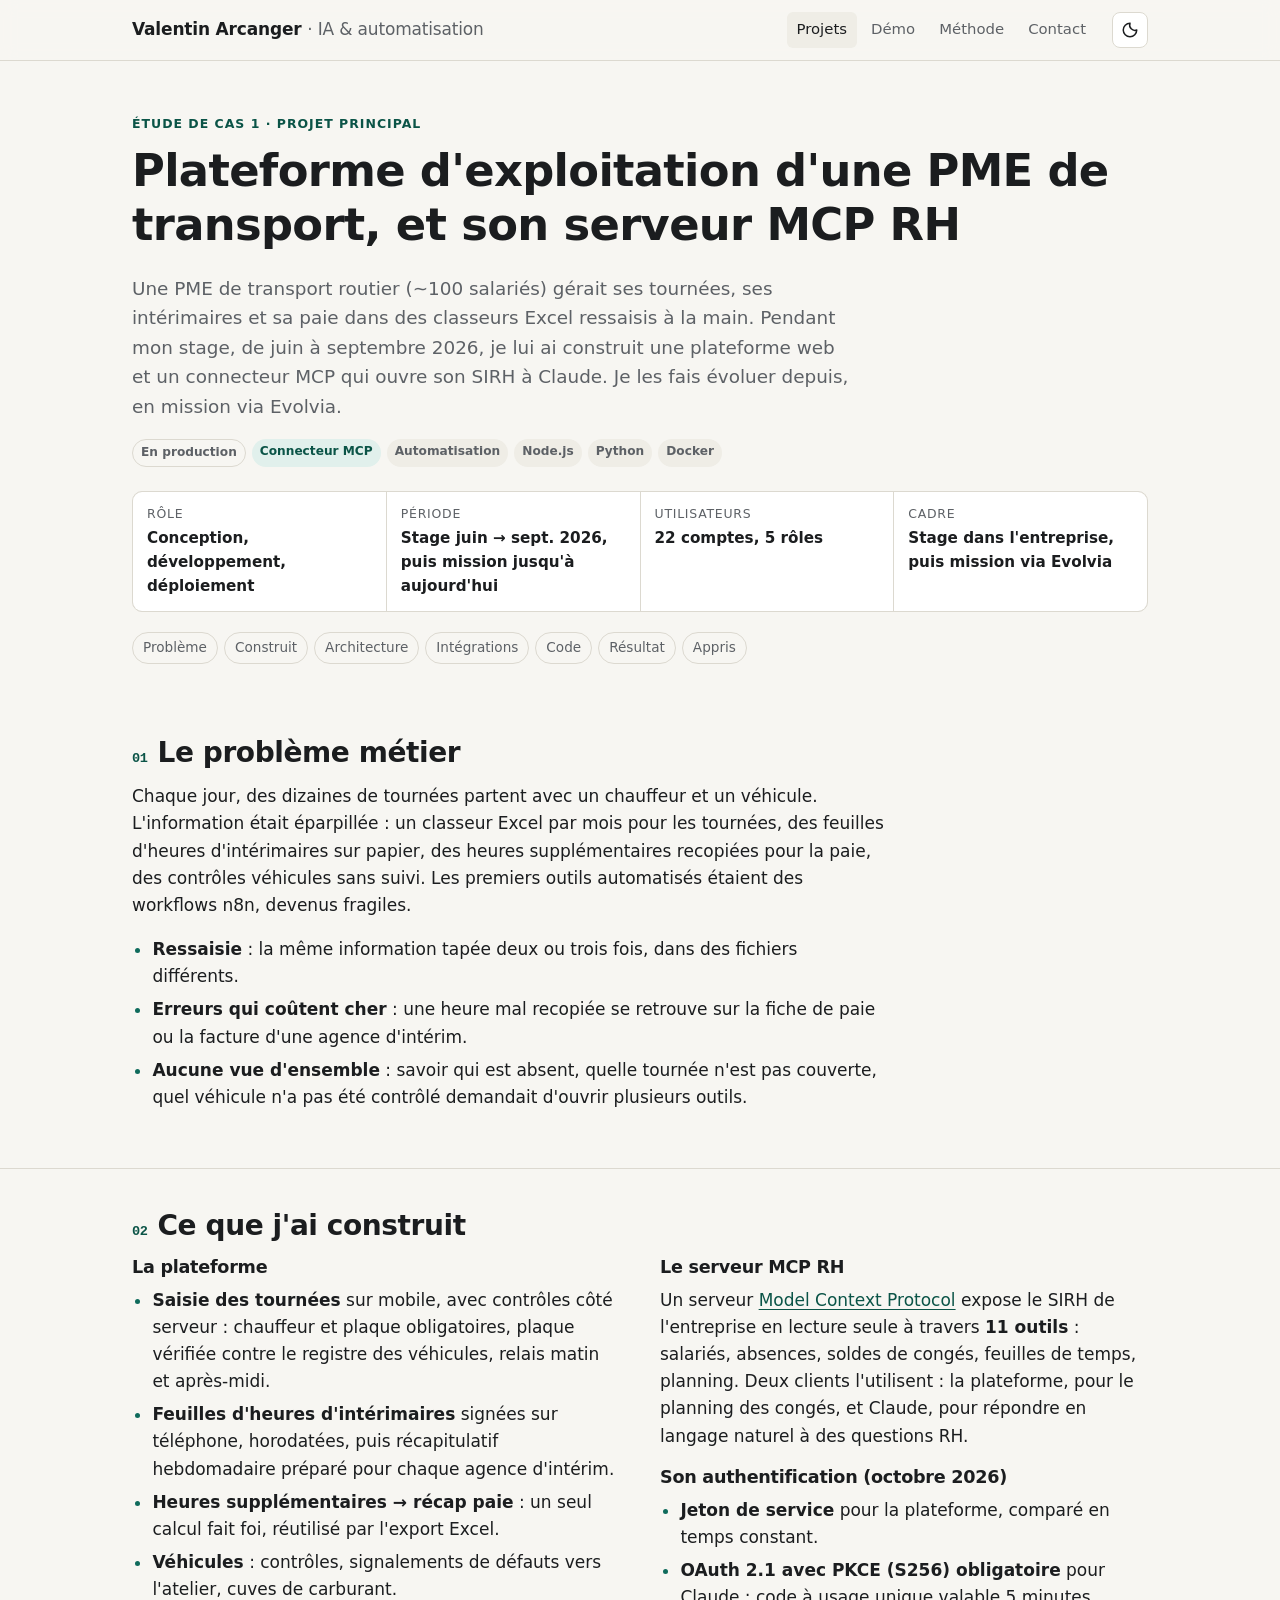
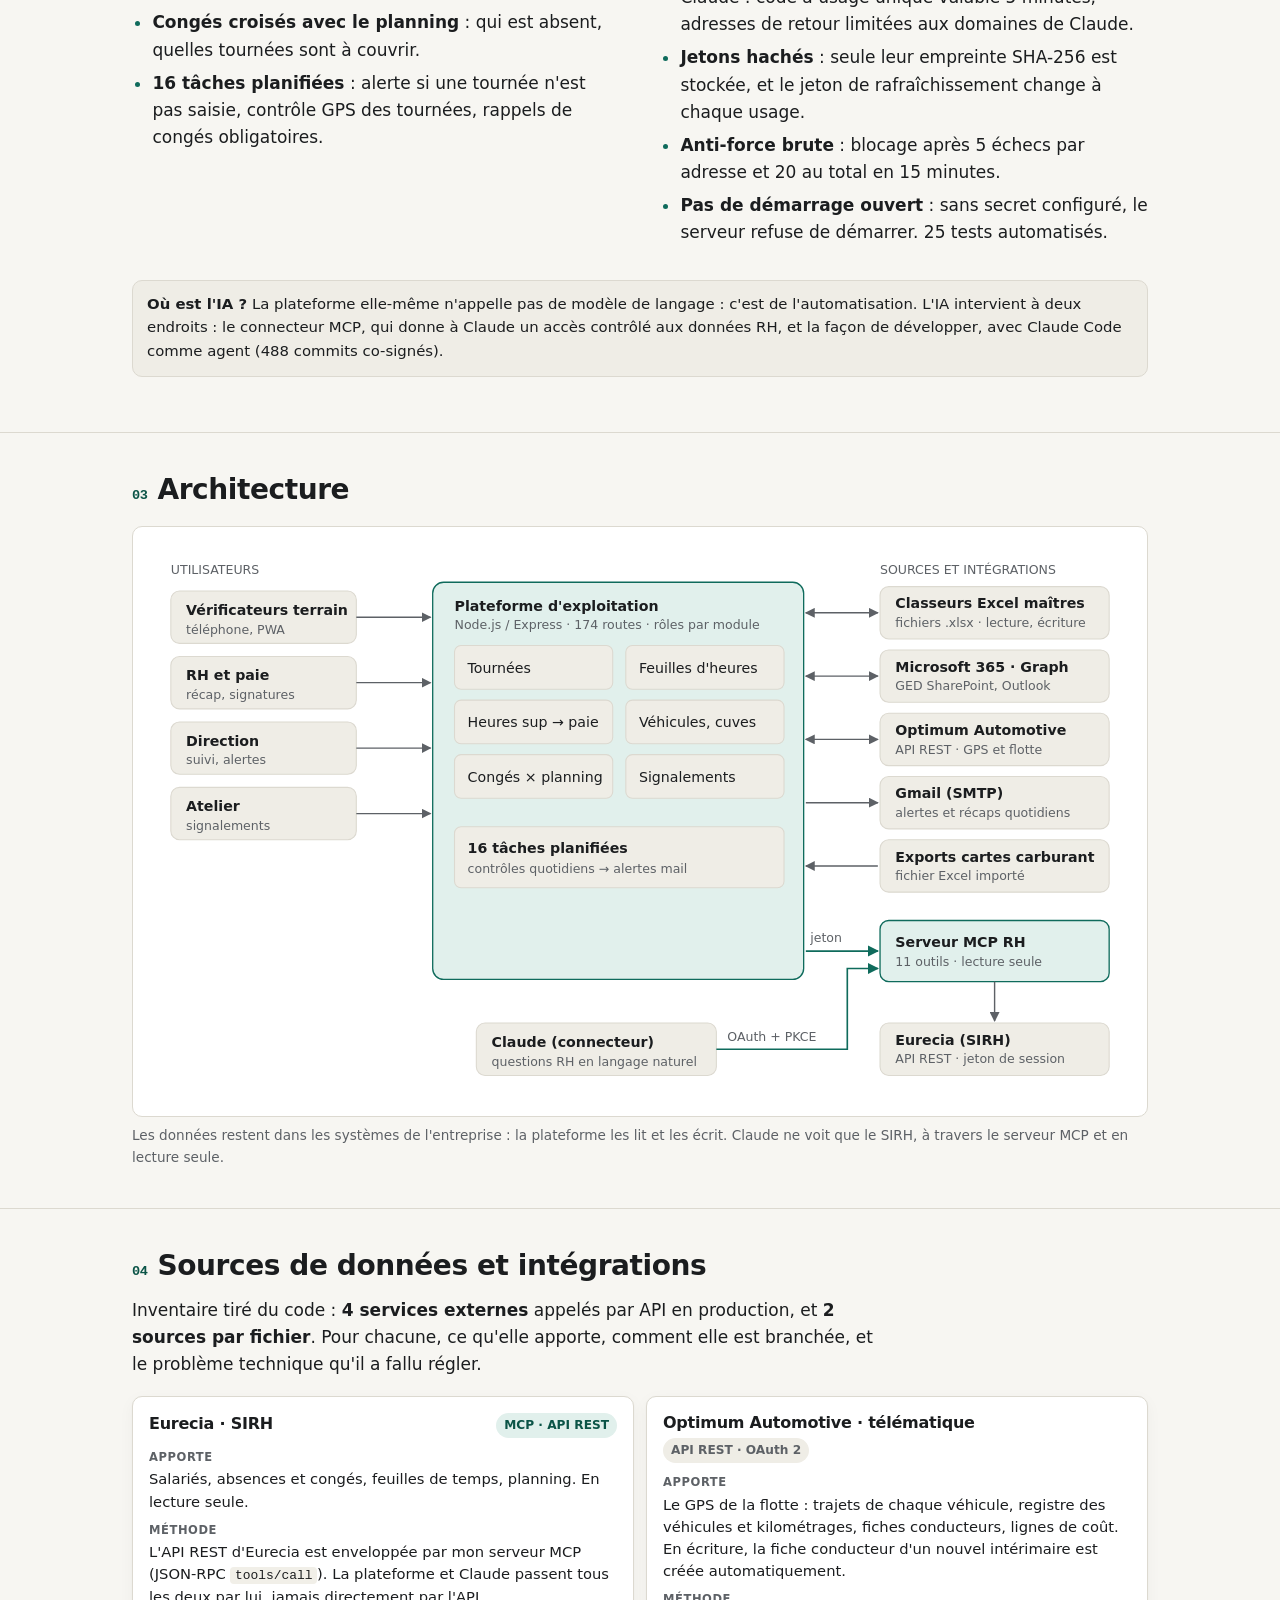
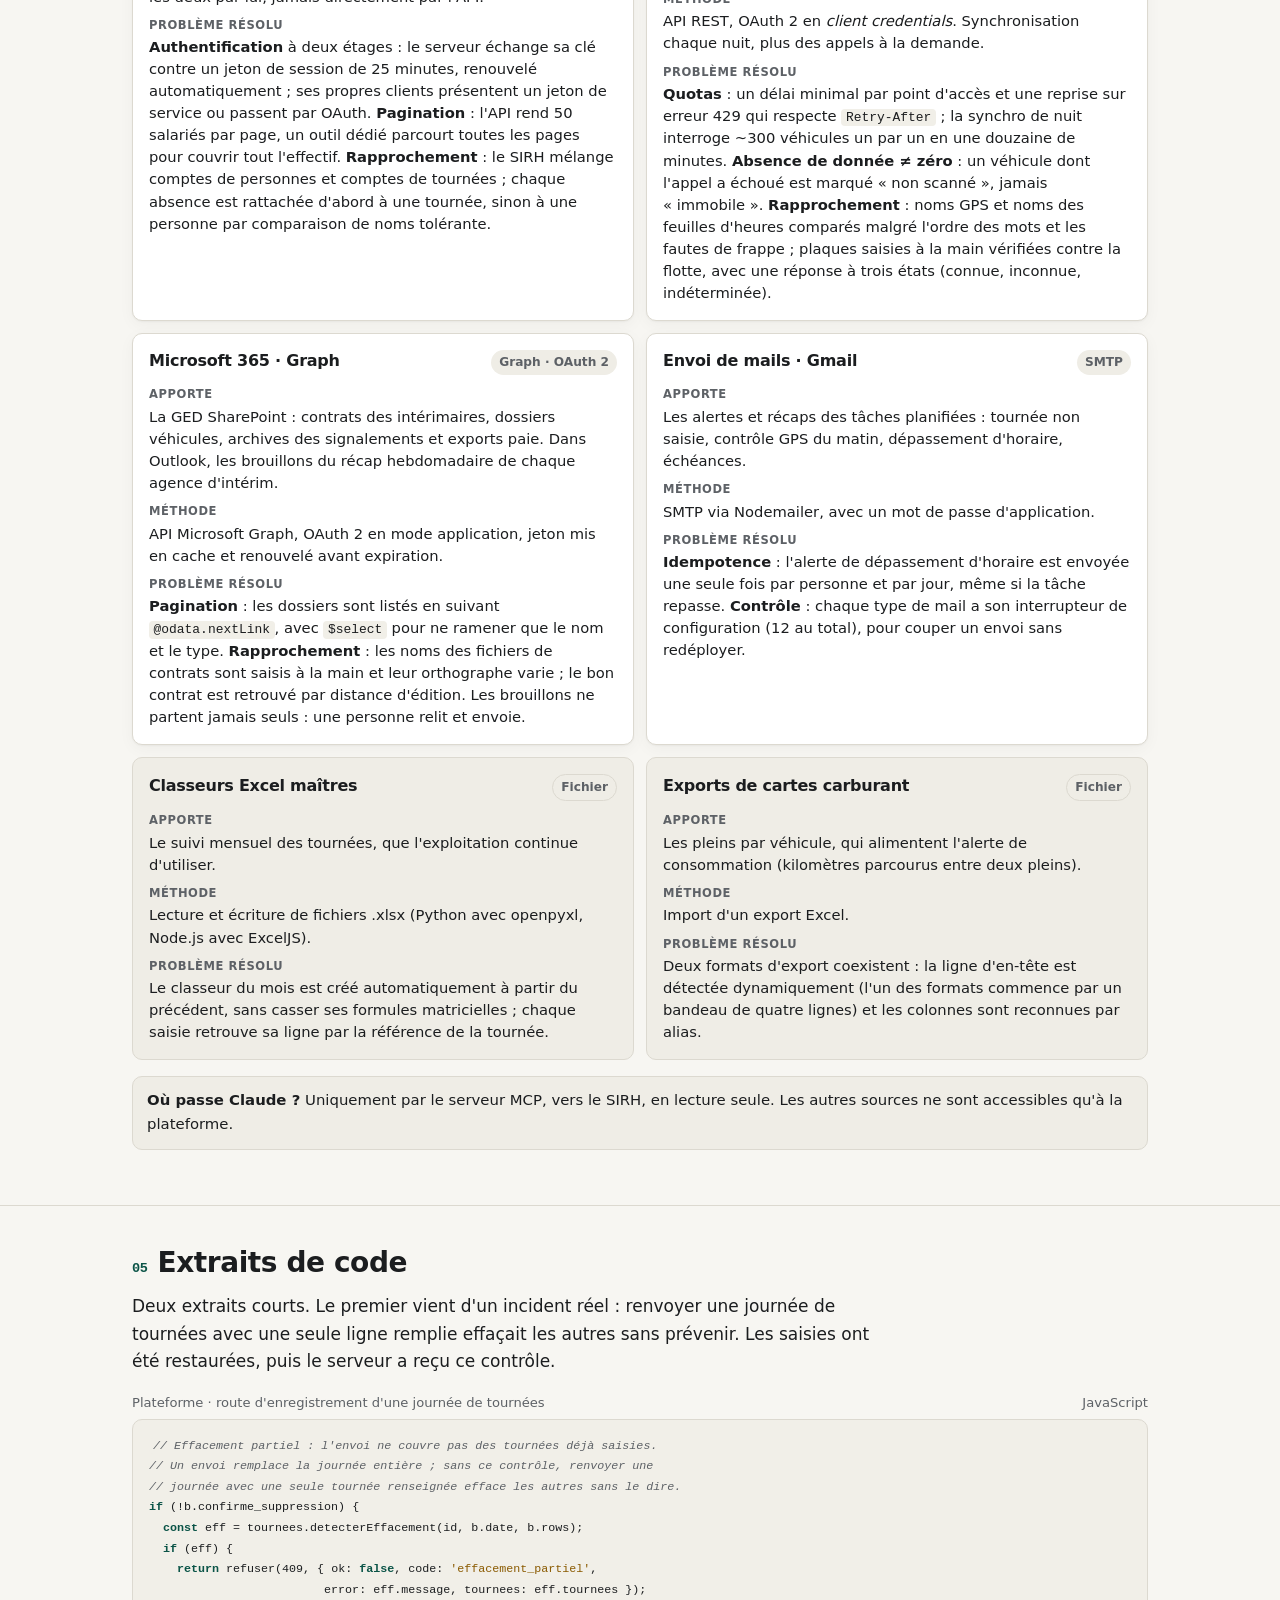
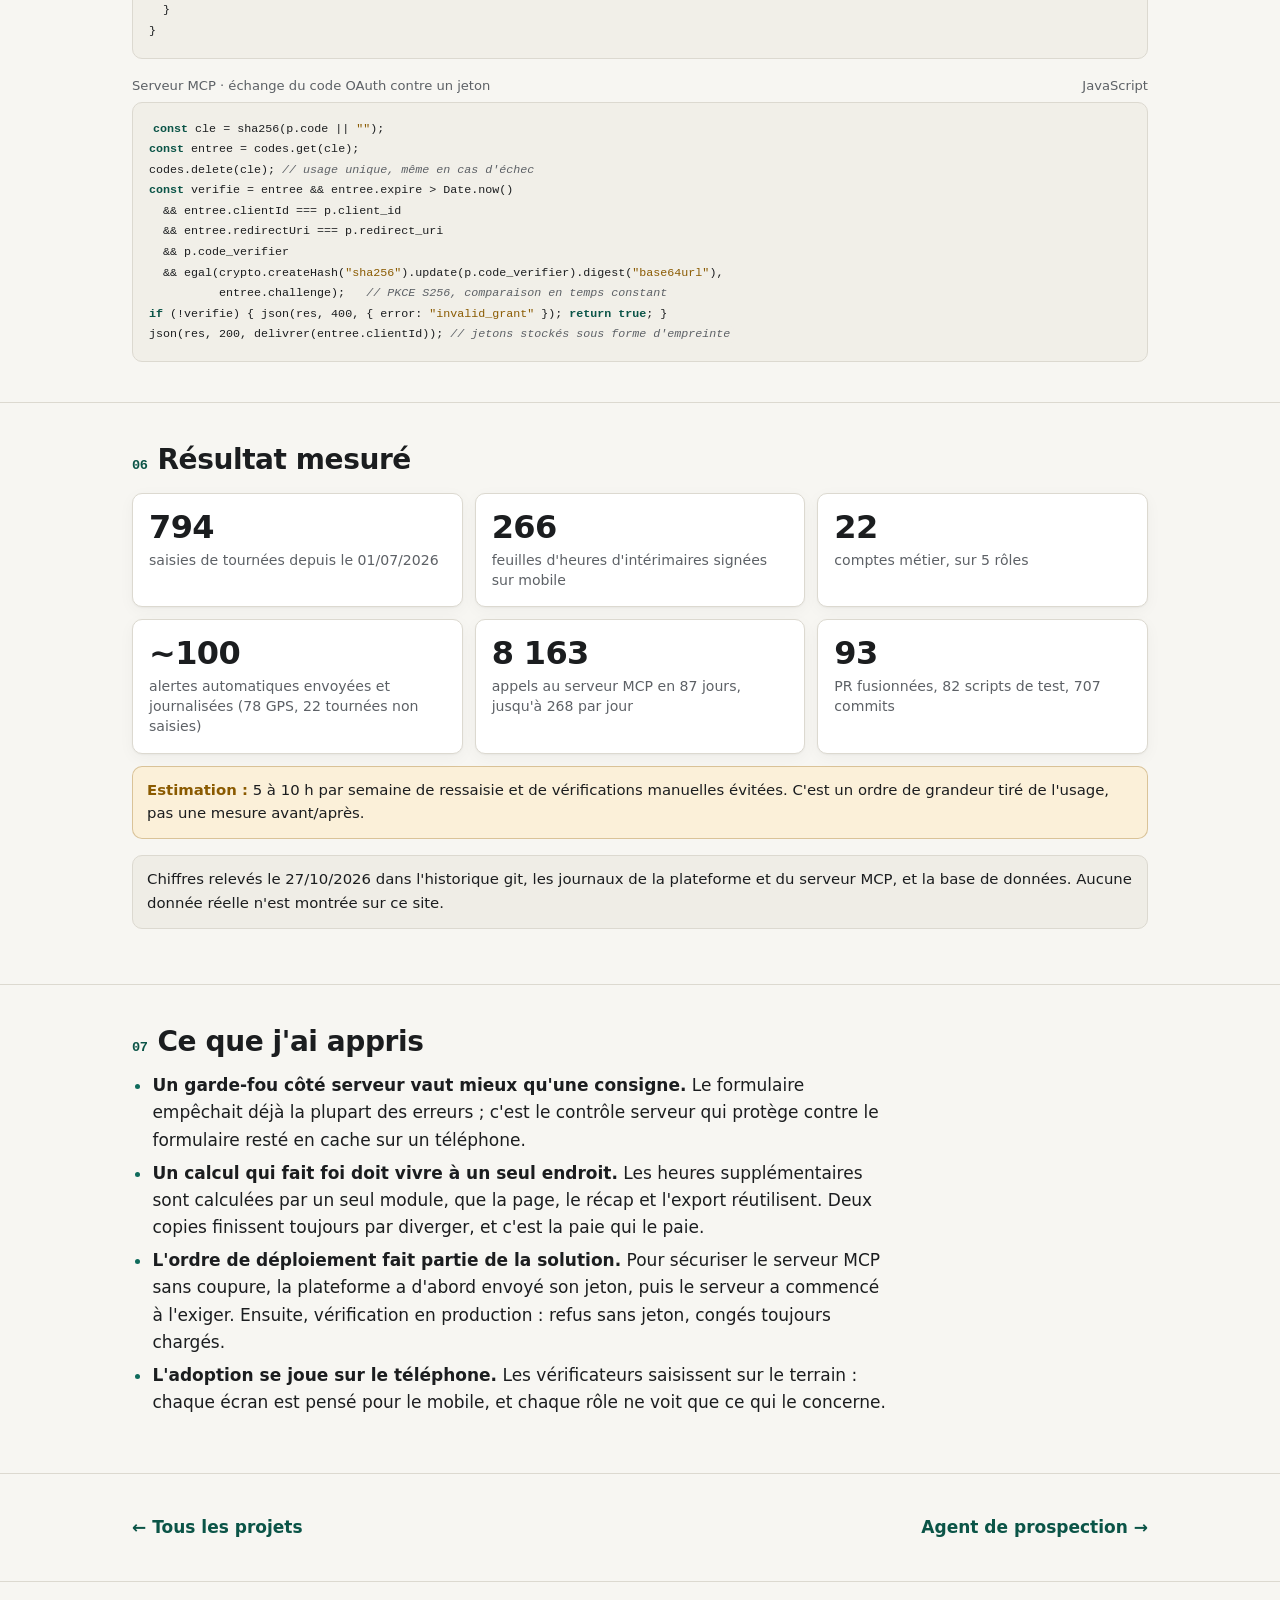
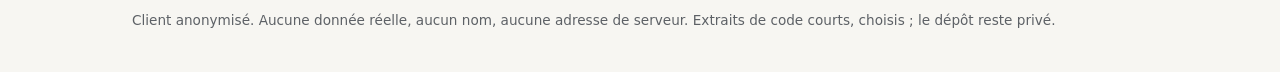
<file: transport.html>
<!doctype html>
<html lang="fr">
<head>
<meta charset="utf-8">
<meta name="viewport" content="width=device-width, initial-scale=1">
<title>Plateforme transport et MCP — Valentin Arcanger</title>
<meta name="description" content="Étude de cas : la plateforme d'exploitation d'une PME de transport routier et son serveur MCP RH.">
<link rel="icon" href="assets/favicon.svg" type="image/svg+xml">
<link rel="stylesheet" href="assets/style.css">
<script src="assets/theme.js"></script>
</head>
<body>
<header class="site-header">
  <div class="wrap">
    <a class="brand" href="index.html"><b class="full">Valentin Arcanger</b><b class="short">V. Arcanger</b> <span>· IA &amp; automatisation</span></a>
    <nav class="nav" aria-label="Navigation principale">
      <a href="index.html#projets" aria-current="page">Projets</a>
      <a href="demo.html">Démo</a>
      <a class="hide-sm" href="index.html#methode">Méthode</a>
      <a href="index.html#contact">Contact</a>
    </nav>
    <button class="theme-btn" type="button" aria-label="Changer de thème"><svg viewBox="0 0 24 24" fill="none" stroke="currentColor" stroke-width="2" stroke-linecap="round" stroke-linejoin="round" aria-hidden="true"><path d="M12 3a9 9 0 1 0 9 9 7 7 0 0 1-9-9z"/></svg></button>
  </div>
</header>

<main class="case">
  <div class="wrap">
    <div class="case-hero">
      <span class="eyebrow">Étude de cas 1 · projet principal</span>
      <h1>Plateforme d'exploitation d'une PME de transport, et son serveur MCP RH</h1>
      <p class="lead">Une PME de transport routier (~100 salariés) gérait ses tournées, ses intérimaires et sa paie dans des classeurs Excel ressaisis à la main. Pendant mon stage, de juin à septembre 2026, je lui ai construit une plateforme web et un connecteur MCP qui ouvre son SIRH à Claude. Je les fais évoluer depuis, en mission via Evolvia.</p>
      <div class="tags"><span class="tag status">En production</span><span class="tag ai">Connecteur MCP</span><span class="tag">Automatisation</span><span class="tag">Node.js</span><span class="tag">Python</span><span class="tag">Docker</span></div>
      <dl class="facts">
        <div><dt>Rôle</dt><dd>Conception, développement, déploiement</dd></div>
        <div><dt>Période</dt><dd>Stage juin → sept. 2026, puis mission jusqu'à aujourd'hui</dd></div>
        <div><dt>Utilisateurs</dt><dd>22 comptes, 5 rôles</dd></div>
        <div><dt>Cadre</dt><dd>Stage dans l'entreprise, puis mission via Evolvia</dd></div>
      </dl>
      <nav class="toc" aria-label="Sommaire">
        <a href="#probleme">Problème</a><a href="#construit">Construit</a><a href="#architecture">Architecture</a><a href="#integrations">Intégrations</a><a href="#code">Code</a><a href="#resultat">Résultat</a><a href="#appris">Appris</a>
      </nav>
    </div>
  </div>

  <section id="probleme">
    <div class="wrap prose">
      <h2><span class="n">01</span>Le problème métier</h2>
      <p>Chaque jour, des dizaines de tournées partent avec un chauffeur et un véhicule. L'information était éparpillée : un classeur Excel par mois pour les tournées, des feuilles d'heures d'intérimaires sur papier, des heures supplémentaires recopiées pour la paie, des contrôles véhicules sans suivi. Les premiers outils automatisés étaient des workflows n8n, devenus fragiles.</p>
      <ul>
        <li><b>Ressaisie</b> : la même information tapée deux ou trois fois, dans des fichiers différents.</li>
        <li><b>Erreurs qui coûtent cher</b> : une heure mal recopiée se retrouve sur la fiche de paie ou la facture d'une agence d'intérim.</li>
        <li><b>Aucune vue d'ensemble</b> : savoir qui est absent, quelle tournée n'est pas couverte, quel véhicule n'a pas été contrôlé demandait d'ouvrir plusieurs outils.</li>
      </ul>
    </div>
  </section>

  <section id="construit">
    <div class="wrap">
      <h2><span class="n">02</span>Ce que j'ai construit</h2>
      <div class="split">
        <div class="prose">
          <h3>La plateforme</h3>
          <ul>
            <li><b>Saisie des tournées</b> sur mobile, avec contrôles côté serveur : chauffeur et plaque obligatoires, plaque vérifiée contre le registre des véhicules, relais matin et après-midi.</li>
            <li><b>Feuilles d'heures d'intérimaires</b> signées sur téléphone, horodatées, puis récapitulatif hebdomadaire préparé pour chaque agence d'intérim.</li>
            <li><b>Heures supplémentaires → récap paie</b> : un seul calcul fait foi, réutilisé par l'export Excel.</li>
            <li><b>Véhicules</b> : contrôles, signalements de défauts vers l'atelier, cuves de carburant.</li>
            <li><b>Congés croisés avec le planning</b> : qui est absent, quelles tournées sont à couvrir.</li>
            <li><b>16 tâches planifiées</b> : alerte si une tournée n'est pas saisie, contrôle GPS des tournées, rappels de congés obligatoires.</li>
          </ul>
        </div>
        <div class="prose">
          <h3>Le serveur MCP RH</h3>
          <p>Un serveur <a href="https://modelcontextprotocol.io" rel="noopener">Model Context Protocol</a> expose le SIRH de l'entreprise en lecture seule à travers <b>11 outils</b> : salariés, absences, soldes de congés, feuilles de temps, planning. Deux clients l'utilisent : la plateforme, pour le planning des congés, et Claude, pour répondre en langage naturel à des questions RH.</p>
          <h3>Son authentification (octobre 2026)</h3>
          <ul>
            <li><b>Jeton de service</b> pour la plateforme, comparé en temps constant.</li>
            <li><b>OAuth 2.1 avec PKCE (S256) obligatoire</b> pour Claude : code à usage unique valable 5 minutes, adresses de retour limitées aux domaines de Claude.</li>
            <li><b>Jetons hachés</b> : seule leur empreinte SHA-256 est stockée, et le jeton de rafraîchissement change à chaque usage.</li>
            <li><b>Anti-force brute</b> : blocage après 5 échecs par adresse et 20 au total en 15 minutes.</li>
            <li><b>Pas de démarrage ouvert</b> : sans secret configuré, le serveur refuse de démarrer. 25 tests automatisés.</li>
          </ul>
        </div>
      </div>
      <p class="note"><strong>Où est l'IA ?</strong> La plateforme elle-même n'appelle pas de modèle de langage : c'est de l'automatisation. L'IA intervient à deux endroits : le connecteur MCP, qui donne à Claude un accès contrôlé aux données RH, et la façon de développer, avec Claude Code comme agent (488 commits co-signés).</p>
    </div>
  </section>

  <section id="architecture">
    <div class="wrap">
      <h2><span class="n">03</span>Architecture</h2>
      <figure>
        <div class="diagram">
          <svg viewBox="0 0 900 510" role="img" aria-labelledby="arch-t arch-d">
            <title id="arch-t">Architecture de la plateforme</title>
            <desc id="arch-d">Les utilisateurs métier accèdent à la plateforme. Elle lit et écrit les classeurs Excel, la GED SharePoint et les brouillons Outlook via Microsoft Graph, interroge l'API de télématique Optimum Automotive, importe les exports de cartes carburant, envoie ses alertes par Gmail et interroge le SIRH Eurecia via le serveur MCP. Claude n'accède qu'au serveur MCP, via OAuth et PKCE.</desc>
            <defs>
              <marker id="ah" viewBox="0 0 10 10" refX="9" refY="5" markerWidth="7" markerHeight="7" orient="auto-start-reverse"><path class="head" d="M0 0 L10 5 L0 10 z"/></marker>
              <marker id="aha" viewBox="0 0 10 10" refX="9" refY="5" markerWidth="7" markerHeight="7" orient="auto-start-reverse"><path class="head-accent" d="M0 0 L10 5 L0 10 z"/></marker>
            </defs>

            <text x="20" y="28" class="t-muted">UTILISATEURS</text>
            <rect class="box" x="20" y="44" width="170" height="48" rx="8"/><text x="34" y="66" class="t-head">Vérificateurs terrain</text><text x="34" y="83" class="t-muted">téléphone, PWA</text>
            <rect class="box" x="20" y="104" width="170" height="48" rx="8"/><text x="34" y="126" class="t-head">RH et paie</text><text x="34" y="143" class="t-muted">récap, signatures</text>
            <rect class="box" x="20" y="164" width="170" height="48" rx="8"/><text x="34" y="186" class="t-head">Direction</text><text x="34" y="203" class="t-muted">suivi, alertes</text>
            <rect class="box" x="20" y="224" width="170" height="48" rx="8"/><text x="34" y="246" class="t-head">Atelier</text><text x="34" y="263" class="t-muted">signalements</text>

            <path class="arrow" d="M190 68 H258" marker-end="url(#ah)"/>
            <path class="arrow" d="M190 128 H258" marker-end="url(#ah)"/>
            <path class="arrow" d="M190 188 H258" marker-end="url(#ah)"/>
            <path class="arrow" d="M190 248 H258" marker-end="url(#ah)"/>

            <rect class="box-accent" x="260" y="36" width="340" height="364" rx="10"/>
            <text x="280" y="62" class="t-head">Plateforme d'exploitation</text>
            <text x="280" y="79" class="t-muted">Node.js / Express · 174 routes · rôles par module</text>
            <rect class="box" x="280" y="94" width="145" height="40" rx="6"/><text x="292" y="119">Tournées</text>
            <rect class="box" x="437" y="94" width="145" height="40" rx="6"/><text x="449" y="119">Feuilles d'heures</text>
            <rect class="box" x="280" y="144" width="145" height="40" rx="6"/><text x="292" y="169">Heures sup → paie</text>
            <rect class="box" x="437" y="144" width="145" height="40" rx="6"/><text x="449" y="169">Véhicules, cuves</text>
            <rect class="box" x="280" y="194" width="145" height="40" rx="6"/><text x="292" y="219">Congés × planning</text>
            <rect class="box" x="437" y="194" width="145" height="40" rx="6"/><text x="449" y="219">Signalements</text>
            <rect class="box" x="280" y="260" width="302" height="56" rx="6"/><text x="292" y="284" class="t-head">16 tâches planifiées</text><text x="292" y="302" class="t-muted">contrôles quotidiens → alertes mail</text>

            <text x="670" y="28" class="t-muted">SOURCES ET INTÉGRATIONS</text>
            <rect class="box" x="670" y="40" width="210" height="48" rx="8"/><text x="684" y="60" class="t-head">Classeurs Excel maîtres</text><text x="684" y="77" class="t-muted">fichiers .xlsx · lecture, écriture</text>
            <rect class="box" x="670" y="98" width="210" height="48" rx="8"/><text x="684" y="118" class="t-head">Microsoft 365 · Graph</text><text x="684" y="135" class="t-muted">GED SharePoint, Outlook</text>
            <rect class="box" x="670" y="156" width="210" height="48" rx="8"/><text x="684" y="176" class="t-head">Optimum Automotive</text><text x="684" y="193" class="t-muted">API REST · GPS et flotte</text>
            <rect class="box" x="670" y="214" width="210" height="48" rx="8"/><text x="684" y="234" class="t-head">Gmail (SMTP)</text><text x="684" y="251" class="t-muted">alertes et récaps quotidiens</text>
            <rect class="box" x="670" y="272" width="210" height="48" rx="8"/><text x="684" y="292" class="t-head">Exports cartes carburant</text><text x="684" y="309" class="t-muted">fichier Excel importé</text>
            <rect class="box-accent" x="670" y="346" width="210" height="56" rx="8"/><text x="684" y="370" class="t-head">Serveur MCP RH</text><text x="684" y="388" class="t-muted">11 outils · lecture seule</text>
            <rect class="box" x="670" y="440" width="210" height="48" rx="8"/><text x="684" y="460" class="t-head">Eurecia (SIRH)</text><text x="684" y="477" class="t-muted">API REST · jeton de session</text>

            <path class="arrow" d="M602 64 H668" marker-start="url(#ah)" marker-end="url(#ah)"/>
            <path class="arrow" d="M602 122 H668" marker-start="url(#ah)" marker-end="url(#ah)"/>
            <path class="arrow" d="M602 180 H668" marker-start="url(#ah)" marker-end="url(#ah)"/>
            <path class="arrow" d="M602 238 H668" marker-end="url(#ah)"/>
            <path class="arrow" d="M668 296 H602" marker-end="url(#ah)"/>
            <path class="arrow-accent" d="M602 374 H668" marker-end="url(#aha)"/>
            <text x="606" y="366" class="t-muted">jeton</text>
            <path class="arrow" d="M775 402 V438" marker-end="url(#ah)"/>

            <rect class="box" x="300" y="440" width="220" height="48" rx="8"/><text x="314" y="462" class="t-head">Claude (connecteur)</text><text x="314" y="479" class="t-muted">questions RH en langage naturel</text>
            <path class="arrow-accent" d="M520 464 H640 V390 H668" marker-end="url(#aha)"/>
            <text x="530" y="456" class="t-muted">OAuth + PKCE</text>
          </svg>
        </div>
        <figcaption>Les données restent dans les systèmes de l'entreprise : la plateforme les lit et les écrit. Claude ne voit que le SIRH, à travers le serveur MCP et en lecture seule.</figcaption>
      </figure>
    </div>
  </section>

  <section id="integrations">
    <div class="wrap">
      <h2><span class="n">04</span>Sources de données et intégrations</h2>
      <div class="prose">
        <p>Inventaire tiré du code : <b>4 services externes</b> appelés par API en production, et <b>2 sources par fichier</b>. Pour chacune, ce qu'elle apporte, comment elle est branchée, et le problème technique qu'il a fallu régler.</p>
      </div>
      <div class="integrations">
        <article class="integ">
          <div class="integ-head"><h3>Eurecia · SIRH</h3><span class="tag ai">MCP · API REST</span></div>
          <dl>
            <div><dt>Apporte</dt><dd>Salariés, absences et congés, feuilles de temps, planning. En lecture seule.</dd></div>
            <div><dt>Méthode</dt><dd>L'API REST d'Eurecia est enveloppée par mon serveur MCP (JSON-RPC <code>tools/call</code>). La plateforme et Claude passent tous les deux par lui, jamais directement par l'API.</dd></div>
            <div><dt>Problème résolu</dt><dd><b>Authentification</b> à deux étages : le serveur échange sa clé contre un jeton de session de 25 minutes, renouvelé automatiquement ; ses propres clients présentent un jeton de service ou passent par OAuth. <b>Pagination</b> : l'API rend 50 salariés par page, un outil dédié parcourt toutes les pages pour couvrir tout l'effectif. <b>Rapprochement</b> : le SIRH mélange comptes de personnes et comptes de tournées ; chaque absence est rattachée d'abord à une tournée, sinon à une personne par comparaison de noms tolérante.</dd></div>
          </dl>
        </article>
        <article class="integ">
          <div class="integ-head"><h3>Optimum Automotive · télématique</h3><span class="tag">API REST · OAuth 2</span></div>
          <dl>
            <div><dt>Apporte</dt><dd>Le GPS de la flotte : trajets de chaque véhicule, registre des véhicules et kilométrages, fiches conducteurs, lignes de coût. En écriture, la fiche conducteur d'un nouvel intérimaire est créée automatiquement.</dd></div>
            <div><dt>Méthode</dt><dd>API REST, OAuth 2 en <i>client credentials</i>. Synchronisation chaque nuit, plus des appels à la demande.</dd></div>
            <div><dt>Problème résolu</dt><dd><b>Quotas</b> : un délai minimal par point d'accès et une reprise sur erreur 429 qui respecte <code>Retry-After</code> ; la synchro de nuit interroge ~300 véhicules un par un en une douzaine de minutes. <b>Absence de donnée ≠ zéro</b> : un véhicule dont l'appel a échoué est marqué «&nbsp;non scanné&nbsp;», jamais «&nbsp;immobile&nbsp;». <b>Rapprochement</b> : noms GPS et noms des feuilles d'heures comparés malgré l'ordre des mots et les fautes de frappe ; plaques saisies à la main vérifiées contre la flotte, avec une réponse à trois états (connue, inconnue, indéterminée).</dd></div>
          </dl>
        </article>
        <article class="integ">
          <div class="integ-head"><h3>Microsoft 365 · Graph</h3><span class="tag">Graph · OAuth 2</span></div>
          <dl>
            <div><dt>Apporte</dt><dd>La GED SharePoint : contrats des intérimaires, dossiers véhicules, archives des signalements et exports paie. Dans Outlook, les brouillons du récap hebdomadaire de chaque agence d'intérim.</dd></div>
            <div><dt>Méthode</dt><dd>API Microsoft Graph, OAuth 2 en mode application, jeton mis en cache et renouvelé avant expiration.</dd></div>
            <div><dt>Problème résolu</dt><dd><b>Pagination</b> : les dossiers sont listés en suivant <code>@odata.nextLink</code>, avec <code>$select</code> pour ne ramener que le nom et le type. <b>Rapprochement</b> : les noms des fichiers de contrats sont saisis à la main et leur orthographe varie ; le bon contrat est retrouvé par distance d'édition. Les brouillons ne partent jamais seuls : une personne relit et envoie.</dd></div>
          </dl>
        </article>
        <article class="integ">
          <div class="integ-head"><h3>Envoi de mails · Gmail</h3><span class="tag">SMTP</span></div>
          <dl>
            <div><dt>Apporte</dt><dd>Les alertes et récaps des tâches planifiées : tournée non saisie, contrôle GPS du matin, dépassement d'horaire, échéances.</dd></div>
            <div><dt>Méthode</dt><dd>SMTP via Nodemailer, avec un mot de passe d'application.</dd></div>
            <div><dt>Problème résolu</dt><dd><b>Idempotence</b> : l'alerte de dépassement d'horaire est envoyée une seule fois par personne et par jour, même si la tâche repasse. <b>Contrôle</b> : chaque type de mail a son interrupteur de configuration (12 au total), pour couper un envoi sans redéployer.</dd></div>
          </dl>
        </article>
        <article class="integ files">
          <div class="integ-head"><h3>Classeurs Excel maîtres</h3><span class="tag status">Fichier</span></div>
          <dl>
            <div><dt>Apporte</dt><dd>Le suivi mensuel des tournées, que l'exploitation continue d'utiliser.</dd></div>
            <div><dt>Méthode</dt><dd>Lecture et écriture de fichiers .xlsx (Python avec openpyxl, Node.js avec ExcelJS).</dd></div>
            <div><dt>Problème résolu</dt><dd>Le classeur du mois est créé automatiquement à partir du précédent, sans casser ses formules matricielles ; chaque saisie retrouve sa ligne par la référence de la tournée.</dd></div>
          </dl>
        </article>
        <article class="integ files">
          <div class="integ-head"><h3>Exports de cartes carburant</h3><span class="tag status">Fichier</span></div>
          <dl>
            <div><dt>Apporte</dt><dd>Les pleins par véhicule, qui alimentent l'alerte de consommation (kilomètres parcourus entre deux pleins).</dd></div>
            <div><dt>Méthode</dt><dd>Import d'un export Excel.</dd></div>
            <div><dt>Problème résolu</dt><dd>Deux formats d'export coexistent : la ligne d'en-tête est détectée dynamiquement (l'un des formats commence par un bandeau de quatre lignes) et les colonnes sont reconnues par alias.</dd></div>
          </dl>
        </article>
      </div>
      <p class="note"><strong>Où passe Claude ?</strong> Uniquement par le serveur MCP, vers le SIRH, en lecture seule. Les autres sources ne sont accessibles qu'à la plateforme.</p>
    </div>
  </section>

  <section id="code">
    <div class="wrap">
      <h2><span class="n">05</span>Extraits de code</h2>
      <div class="prose">
        <p>Deux extraits courts. Le premier vient d'un incident réel : renvoyer une journée de tournées avec une seule ligne remplie effaçait les autres sans prévenir. Les saisies ont été restaurées, puis le serveur a reçu ce contrôle.</p>
      </div>
      <div class="code-head"><span>Plateforme · route d'enregistrement d'une journée de tournées</span><span>JavaScript</span></div>
<pre class="code"><code><span class="c">// Effacement partiel : l'envoi ne couvre pas des tournées déjà saisies.</span>
<span class="c">// Un envoi remplace la journée entière ; sans ce contrôle, renvoyer une</span>
<span class="c">// journée avec une seule tournée renseignée efface les autres sans le dire.</span>
<span class="k">if</span> (!b.confirme_suppression) {
  <span class="k">const</span> eff = tournees.detecterEffacement(id, b.date, b.rows);
  <span class="k">if</span> (eff) {
    <span class="k">return</span> refuser(409, { ok: <span class="k">false</span>, code: <span class="s">'effacement_partiel'</span>,
                         error: eff.message, tournees: eff.tournees });
  }
}</code></pre>

      <div class="code-head"><span>Serveur MCP · échange du code OAuth contre un jeton</span><span>JavaScript</span></div>
<pre class="code"><code><span class="k">const</span> cle = sha256(p.code || <span class="s">""</span>);
<span class="k">const</span> entree = codes.get(cle);
codes.delete(cle); <span class="c">// usage unique, même en cas d'échec</span>
<span class="k">const</span> verifie = entree &amp;&amp; entree.expire &gt; Date.now()
  &amp;&amp; entree.clientId === p.client_id
  &amp;&amp; entree.redirectUri === p.redirect_uri
  &amp;&amp; p.code_verifier
  &amp;&amp; egal(crypto.createHash(<span class="s">"sha256"</span>).update(p.code_verifier).digest(<span class="s">"base64url"</span>),
          entree.challenge);   <span class="c">// PKCE S256, comparaison en temps constant</span>
<span class="k">if</span> (!verifie) { json(res, 400, { error: <span class="s">"invalid_grant"</span> }); <span class="k">return true</span>; }
json(res, 200, delivrer(entree.clientId)); <span class="c">// jetons stockés sous forme d'empreinte</span></code></pre>
    </div>
  </section>

  <section id="resultat">
    <div class="wrap">
      <h2><span class="n">06</span>Résultat mesuré</h2>
      <div class="results">
        <div class="stat"><b>794</b><span>saisies de tournées depuis le 01/07/2026</span></div>
        <div class="stat"><b>266</b><span>feuilles d'heures d'intérimaires signées sur mobile</span></div>
        <div class="stat"><b>22</b><span>comptes métier, sur 5 rôles</span></div>
        <div class="stat"><b>~100</b><span>alertes automatiques envoyées et journalisées (78 GPS, 22 tournées non saisies)</span></div>
        <div class="stat"><b>8 163</b><span>appels au serveur MCP en 87 jours, jusqu'à 268 par jour</span></div>
        <div class="stat"><b>93</b><span>PR fusionnées, 82 scripts de test, 707 commits</span></div>
      </div>
      <p class="estimate"><strong>Estimation :</strong> 5 à 10 h par semaine de ressaisie et de vérifications manuelles évitées. C'est un ordre de grandeur tiré de l'usage, pas une mesure avant/après.</p>
      <p class="note">Chiffres relevés le 27/10/2026 dans l'historique git, les journaux de la plateforme et du serveur MCP, et la base de données. Aucune donnée réelle n'est montrée sur ce site.</p>
    </div>
  </section>

  <section id="appris">
    <div class="wrap prose">
      <h2><span class="n">07</span>Ce que j'ai appris</h2>
      <ul>
        <li><b>Un garde-fou côté serveur vaut mieux qu'une consigne.</b> Le formulaire empêchait déjà la plupart des erreurs ; c'est le contrôle serveur qui protège contre le formulaire resté en cache sur un téléphone.</li>
        <li><b>Un calcul qui fait foi doit vivre à un seul endroit.</b> Les heures supplémentaires sont calculées par un seul module, que la page, le récap et l'export réutilisent. Deux copies finissent toujours par diverger, et c'est la paie qui le paie.</li>
        <li><b>L'ordre de déploiement fait partie de la solution.</b> Pour sécuriser le serveur MCP sans coupure, la plateforme a d'abord envoyé son jeton, puis le serveur a commencé à l'exiger. Ensuite, vérification en production : refus sans jeton, congés toujours chargés.</li>
        <li><b>L'adoption se joue sur le téléphone.</b> Les vérificateurs saisissent sur le terrain : chaque écran est pensé pour le mobile, et chaque rôle ne voit que ce qui le concerne.</li>
      </ul>
    </div>
  </section>

  <section>
    <div class="wrap case-nav">
      <a href="index.html#projets">← Tous les projets</a>
      <a href="prospection.html">Agent de prospection →</a>
    </div>
  </section>
</main>

<footer class="site-footer">
  <div class="wrap">Client anonymisé. Aucune donnée réelle, aucun nom, aucune adresse de serveur. Extraits de code courts, choisis ; le dépôt reste privé.</div>
</footer>
</body>
</html>
</file>
<file: assets/style.css>
/* Portfolio — Valentin Arcanger. Aucune dépendance externe. */

:root {
  --bg: #f7f6f2;
  --surface: #ffffff;
  --surface-2: #efede6;
  --text: #1b1d1f;
  --muted: #5d6166;
  --line: #dcd9d0;
  --accent: #0f6b5c;
  --accent-soft: #e1f0ec;
  --accent-text: #0b5447;
  --warn: #8a5a00;
  --warn-soft: #fbf0d9;
  --code-bg: #f1efe8;
  --shadow: 0 1px 2px rgb(0 0 0 / 0.04), 0 4px 16px rgb(0 0 0 / 0.04);
  --radius: 10px;
  --maxw: 1080px;
  --font: ui-sans-serif, system-ui, -apple-system, "Segoe UI", Roboto, "Helvetica Neue", Arial, sans-serif;
  --mono: ui-monospace, "SF Mono", Menlo, Consolas, "Liberation Mono", monospace;
  color-scheme: light;
}

@media (prefers-color-scheme: dark) {
  :root:not([data-theme="light"]) {
    --bg: #121416;
    --surface: #1a1d20;
    --surface-2: #22262a;
    --text: #e9e7e2;
    --muted: #a3a7ab;
    --line: #2f3439;
    --accent: #4cc2aa;
    --accent-soft: #15302b;
    --accent-text: #7fd9c6;
    --warn: #e7b65a;
    --warn-soft: #2e2615;
    --code-bg: #16191c;
    --shadow: none;
    color-scheme: dark;
  }
}
:root[data-theme="dark"] {
  --bg: #121416;
  --surface: #1a1d20;
  --surface-2: #22262a;
  --text: #e9e7e2;
  --muted: #a3a7ab;
  --line: #2f3439;
  --accent: #4cc2aa;
  --accent-soft: #15302b;
  --accent-text: #7fd9c6;
  --warn: #e7b65a;
  --warn-soft: #2e2615;
  --code-bg: #16191c;
  --shadow: none;
  color-scheme: dark;
}

*, *::before, *::after { box-sizing: border-box; }
html { -webkit-text-size-adjust: 100%; scroll-behavior: smooth; }
body {
  margin: 0;
  background: var(--bg);
  color: var(--text);
  font: 400 17px/1.6 var(--font);
  -webkit-font-smoothing: antialiased;
}
img, svg { max-width: 100%; height: auto; display: block; }
a { color: var(--accent-text); text-underline-offset: 3px; text-decoration-thickness: 1px; }
a:hover { text-decoration-thickness: 2px; }
:focus-visible { outline: 2px solid var(--accent); outline-offset: 2px; border-radius: 4px; }
[hidden] { display: none !important; }

h1, h2, h3 { line-height: 1.2; letter-spacing: -0.015em; margin: 0 0 0.5em; }
h1 { font-size: clamp(1.9rem, 4.2vw, 2.8rem); font-weight: 700; }
h2 { font-size: clamp(1.35rem, 2.6vw, 1.75rem); font-weight: 650; margin-top: 0; }
h3 { font-size: 1.1rem; font-weight: 650; }
p { margin: 0 0 1em; }
ul, ol { padding-left: 1.2em; margin: 0 0 1em; }
li { margin-bottom: 0.35em; }
code { font-family: var(--mono); font-size: 0.88em; background: var(--code-bg); padding: 0.1em 0.35em; border-radius: 4px; }
small, .small { font-size: 0.875rem; }
.muted { color: var(--muted); }

.wrap { max-width: var(--maxw); margin: 0 auto; padding: 0 16px; }
@media (min-width: 720px) { .wrap { padding: 0 32px; } }

/* ── En-tête ─────────────────────────────────────────────────────────── */
.site-header {
  position: sticky; top: 0; z-index: 10;
  background: color-mix(in srgb, var(--bg) 88%, transparent);
  backdrop-filter: saturate(1.4) blur(8px);
  -webkit-backdrop-filter: saturate(1.4) blur(8px);
  border-bottom: 1px solid var(--line);
}
.site-header .wrap { display: flex; align-items: center; gap: 16px; min-height: 60px; }
.brand { font-weight: 700; color: var(--text); text-decoration: none; letter-spacing: -0.01em; white-space: nowrap; }
.brand span { color: var(--muted); font-weight: 500; }
.brand b { font-weight: 700; }
.brand .short { display: none; }
.nav { display: flex; gap: 4px; margin-left: auto; align-items: center; }
.nav a {
  color: var(--muted); text-decoration: none; font-size: 0.93rem;
  padding: 6px 10px; border-radius: 6px;
}
.nav a:hover, .nav a[aria-current="page"] { color: var(--text); background: var(--surface-2); }
.theme-btn {
  border: 1px solid var(--line); background: var(--surface); color: var(--text);
  width: 36px; height: 36px; border-radius: 8px; cursor: pointer; display: grid; place-items: center;
  flex: none;
}
.theme-btn svg { width: 18px; height: 18px; }
@media (max-width: 640px) {
  .nav .hide-sm { display: none; }
  .brand span, .brand .full { display: none; }
  .brand .short { display: inline; }
  .site-header .wrap { gap: 8px; }
  .brand { min-width: 0; overflow: hidden; text-overflow: ellipsis; font-size: 0.95rem; }
  .nav { gap: 0; }
  .nav a { padding: 6px 7px; font-size: 0.88rem; }
}

/* ── Sections ────────────────────────────────────────────────────────── */
section { padding: 56px 0; }
section + section { border-top: 1px solid var(--line); }
.eyebrow {
  display: inline-block; font-size: 0.78rem; font-weight: 600; letter-spacing: 0.08em;
  text-transform: uppercase; color: var(--accent-text); margin-bottom: 10px;
}
.lead { font-size: 1.15rem; color: var(--muted); max-width: 62ch; }

.hero { padding: 64px 0 48px; }
.hero h1 { max-width: 22ch; }
.hero .lead { margin-top: 12px; }
.hero-actions { display: flex; flex-wrap: wrap; gap: 10px; margin-top: 24px; }

.btn {
  display: inline-flex; align-items: center; gap: 8px; text-decoration: none;
  padding: 10px 16px; border-radius: 8px; font-weight: 600; font-size: 0.95rem;
  border: 1px solid var(--line); color: var(--text); background: var(--surface);
}
.btn:hover { border-color: var(--muted); }
.btn.primary { background: var(--accent); border-color: var(--accent); color: #fff; }
:root[data-theme="dark"] .btn.primary { color: #0d1a17; }
@media (prefers-color-scheme: dark) { :root:not([data-theme="light"]) .btn.primary { color: #0d1a17; } }

/* ── Chiffres ────────────────────────────────────────────────────────── */
.stats { display: grid; grid-template-columns: repeat(2, 1fr); gap: 12px; margin-top: 36px; }
@media (min-width: 860px) { .stats { grid-template-columns: repeat(4, 1fr); } }
.stat {
  background: var(--surface); border: 1px solid var(--line); border-radius: var(--radius);
  padding: 16px; box-shadow: var(--shadow);
}
.stat b { display: block; font-size: clamp(1.5rem, 3vw, 2rem); line-height: 1.1; letter-spacing: -0.02em; font-variant-numeric: tabular-nums; }
.stat span { display: block; color: var(--muted); font-size: 0.88rem; margin-top: 6px; line-height: 1.4; }
.estimate {
  margin-top: 12px; padding: 12px 14px; border-radius: var(--radius);
  background: var(--warn-soft); color: var(--text); font-size: 0.93rem;
  border: 1px solid color-mix(in srgb, var(--warn) 30%, transparent);
}
.estimate strong { color: var(--warn); }

/* ── Cartes projets ──────────────────────────────────────────────────── */
.projects { display: grid; gap: 16px; margin-top: 24px; }
@media (min-width: 860px) { .projects { grid-template-columns: repeat(2, 1fr); } .projects .card.main { grid-column: 1 / -1; } }
.card {
  position: relative; display: flex; flex-direction: column; gap: 10px;
  background: var(--surface); border: 1px solid var(--line); border-radius: var(--radius);
  padding: 22px; box-shadow: var(--shadow); color: inherit; text-decoration: none;
  transition: border-color 0.15s;
}
.card:hover { border-color: var(--accent); }
.card h3 { font-size: 1.2rem; margin: 0; }
.card p { margin: 0; color: var(--muted); }
.card .more { margin-top: auto; padding-top: 6px; font-weight: 600; color: var(--accent-text); font-size: 0.93rem; }
.tags { display: flex; flex-wrap: wrap; gap: 6px; }
.tag {
  font-size: 0.76rem; font-weight: 600; padding: 3px 8px; border-radius: 999px;
  background: var(--surface-2); color: var(--muted); white-space: nowrap;
}
.tag.ai { background: var(--accent-soft); color: var(--accent-text); }
.tag.status { background: transparent; border: 1px solid var(--line); }
.card-figures { display: flex; flex-wrap: wrap; gap: 8px 22px; font-size: 0.9rem; color: var(--muted); }
.card-figures b { color: var(--text); font-variant-numeric: tabular-nums; }

/* ── Méthode ─────────────────────────────────────────────────────────── */
.steps { display: grid; gap: 12px; margin-top: 24px; counter-reset: step; }
@media (min-width: 860px) { .steps { grid-template-columns: repeat(5, 1fr); } }
.step {
  background: var(--surface); border: 1px solid var(--line); border-radius: var(--radius);
  padding: 16px; counter-increment: step;
}
.step::before {
  content: counter(step, decimal-leading-zero); display: block;
  font: 600 0.8rem var(--mono); color: var(--accent-text); margin-bottom: 6px;
}
.step h3 { margin-bottom: 6px; }
.step p { margin: 0; font-size: 0.92rem; color: var(--muted); }

.split { display: grid; gap: 24px; }
@media (min-width: 860px) { .split { grid-template-columns: 1fr 1fr; gap: 40px; } }

.others { display: grid; gap: 12px; margin-top: 16px; }
.other { border-left: 3px solid var(--line); padding: 2px 0 2px 14px; }
.other h3 { margin: 0 0 4px; font-size: 1rem; }
.other p { margin: 0; color: var(--muted); font-size: 0.95rem; }

/* ── Étude de cas ────────────────────────────────────────────────────── */
.case-hero { padding: 48px 0 32px; }
.case-hero .tags { margin-top: 14px; }
.facts {
  display: grid; grid-template-columns: repeat(2, 1fr); gap: 1px; margin-top: 24px;
  background: var(--line); border: 1px solid var(--line); border-radius: var(--radius); overflow: hidden;
}
@media (min-width: 720px) { .facts { grid-template-columns: repeat(4, 1fr); } }
.facts div { background: var(--surface); padding: 12px 14px; }
.facts dt { font-size: 0.78rem; color: var(--muted); text-transform: uppercase; letter-spacing: 0.06em; }
.facts dd { margin: 2px 0 0; font-weight: 600; font-size: 0.95rem; }

.toc { display: flex; flex-wrap: wrap; gap: 6px; margin-top: 20px; }
.toc a { font-size: 0.85rem; text-decoration: none; padding: 4px 10px; border: 1px solid var(--line); border-radius: 999px; color: var(--muted); }
.toc a:hover { color: var(--text); border-color: var(--muted); }

.case section { padding: 40px 0; }
.case h2 { display: flex; align-items: baseline; gap: 10px; }
.case h2 .n { font: 600 0.85rem var(--mono); color: var(--accent-text); }
.prose > * { max-width: 70ch; }
.prose > pre, .prose > figure { max-width: none; }
.prose ul li::marker { color: var(--accent); }

figure { margin: 20px 0 0; }
figcaption { font-size: 0.85rem; color: var(--muted); margin-top: 8px; }
.diagram {
  background: var(--surface); border: 1px solid var(--line); border-radius: var(--radius);
  padding: 16px; overflow-x: auto;
}
.diagram svg { min-width: 640px; width: 100%; }
.diagram text { font-family: var(--font); fill: var(--text); font-size: 13px; }
.diagram .t-muted { fill: var(--muted); font-size: 11.5px; }
.diagram .t-head { font-weight: 650; }
.diagram .box { fill: var(--surface-2); stroke: var(--line); stroke-width: 1; }
.diagram .box-accent { fill: var(--accent-soft); stroke: var(--accent); stroke-width: 1.2; }
.diagram .box-dash { fill: none; stroke: var(--line); stroke-dasharray: 4 4; }
.diagram .arrow { stroke: var(--muted); stroke-width: 1.3; fill: none; }
.diagram .arrow-accent { stroke: var(--accent); stroke-width: 1.5; fill: none; }
.diagram .head { fill: var(--muted); }
.diagram .head-accent { fill: var(--accent); }

pre.code {
  margin: 16px 0 0; background: var(--code-bg); border: 1px solid var(--line); border-radius: var(--radius);
  padding: 16px; overflow-x: auto; font: 0.83rem/1.55 var(--mono); tab-size: 2;
}
pre.code .c { color: var(--muted); font-style: italic; }
pre.code .k { color: var(--accent-text); font-weight: 600; }
pre.code .s { color: var(--warn); }
.code-head { display: flex; justify-content: space-between; gap: 12px; font-size: 0.82rem; color: var(--muted); margin-top: 16px; }
.code-head + pre.code { margin-top: 6px; }

.results { display: grid; grid-template-columns: repeat(2, 1fr); gap: 12px; margin-top: 16px; }
@media (min-width: 860px) { .results { grid-template-columns: repeat(3, 1fr); } }
.note {
  margin-top: 16px; padding: 12px 14px; border-radius: var(--radius); font-size: 0.93rem;
  background: var(--surface-2); border: 1px solid var(--line);
}
.note.warn { background: var(--warn-soft); border-color: color-mix(in srgb, var(--warn) 30%, transparent); }
.note strong { color: var(--text); }

.integrations { display: grid; gap: 12px; margin-top: 16px; }
@media (min-width: 860px) { .integrations { grid-template-columns: repeat(2, 1fr); } }
.integ {
  background: var(--surface); border: 1px solid var(--line); border-radius: var(--radius);
  padding: 16px; box-shadow: var(--shadow);
}
.integ.files { background: var(--surface-2); box-shadow: none; }
.integ-head { display: flex; flex-wrap: wrap; align-items: baseline; justify-content: space-between; gap: 6px 12px; }
.integ h3 { margin: 0; font-size: 1rem; }
.integ dl { margin: 10px 0 0; display: grid; gap: 8px; }
.integ dt { font-size: 0.72rem; text-transform: uppercase; letter-spacing: 0.05em; color: var(--muted); font-weight: 600; }
.integ dd { margin: 2px 0 0; font-size: 0.92rem; line-height: 1.5; }

.shot { border: 1px solid var(--line); border-radius: var(--radius); overflow: hidden; background: var(--surface); }

.case-nav { display: flex; justify-content: space-between; gap: 12px; flex-wrap: wrap; }
.case-nav a { text-decoration: none; font-weight: 600; }

/* ── Démo ────────────────────────────────────────────────────────────── */
.demo-grid { display: grid; gap: 20px; margin-top: 24px; }
.demo-grid > * { min-width: 0; }
@media (min-width: 960px) { .demo-grid { grid-template-columns: 300px 1fr; align-items: start; } }
.panel {
  background: var(--surface); border: 1px solid var(--line); border-radius: var(--radius);
  padding: 18px; box-shadow: var(--shadow);
}
.panel h3 { margin-bottom: 4px; }
.weights label { display: grid; grid-template-columns: 1fr auto; gap: 2px 8px; font-size: 0.9rem; margin-top: 12px; }
.weights input[type="range"] { grid-column: 1 / -1; width: 100%; accent-color: var(--accent); }
.weights output { font: 600 0.85rem var(--mono); color: var(--accent-text); }
.btn-small { font-size: 0.85rem; padding: 6px 10px; margin-top: 14px; cursor: pointer; }

.table-wrap { overflow-x: auto; border: 1px solid var(--line); border-radius: var(--radius); background: var(--surface); }
table { width: 100%; border-collapse: collapse; font-size: 0.88rem; min-width: 620px; }
th, td { padding: 8px 10px; text-align: left; border-bottom: 1px solid var(--line); white-space: nowrap; }
th { font-size: 0.75rem; text-transform: uppercase; letter-spacing: 0.05em; color: var(--muted); font-weight: 600; background: var(--surface-2); }
td.num, th.num { text-align: right; font-variant-numeric: tabular-nums; }
tr:last-child td { border-bottom: 0; }
.score {
  display: inline-block; min-width: 2.6em; text-align: center; font-weight: 700; font-variant-numeric: tabular-nums;
  padding: 2px 6px; border-radius: 6px; background: var(--surface-2);
}
.score.hi { background: var(--accent-soft); color: var(--accent-text); }
.score.lo { background: var(--warn-soft); color: var(--warn); }

.recos { display: grid; gap: 10px; margin-top: 12px; }
.reco { border: 1px solid var(--line); border-radius: var(--radius); padding: 12px 14px; background: var(--surface); }
.reco h4 { margin: 0 0 4px; font-size: 0.98rem; }
.reco p { margin: 0; font-size: 0.9rem; color: var(--muted); }
.reco .action { color: var(--text); margin-top: 6px; }
.prio { font-size: 0.72rem; font-weight: 700; text-transform: uppercase; letter-spacing: 0.06em; color: var(--accent-text); }

.tabs { display: flex; gap: 4px; border-bottom: 1px solid var(--line); margin-top: 24px; overflow-x: auto; }
.tabs button {
  background: none; border: 0; border-bottom: 2px solid transparent; color: var(--muted);
  font: 600 0.92rem var(--font); padding: 10px 12px; cursor: pointer; white-space: nowrap;
}
.tabs button[aria-selected="true"] { color: var(--text); border-bottom-color: var(--accent); }
.tabpanel { padding-top: 16px; }
pre.json { max-height: 420px; }

/* ── Pied de page ────────────────────────────────────────────────────── */
.contact-list { list-style: none; padding: 0; display: grid; gap: 8px; }
.contact-list li { display: flex; gap: 10px; flex-wrap: wrap; }
.contact-list .k { color: var(--muted); min-width: 90px; }
.todo { color: var(--warn); font-weight: 600; }
footer.site-footer { border-top: 1px solid var(--line); padding: 28px 0 40px; color: var(--muted); font-size: 0.85rem; }
</file>
